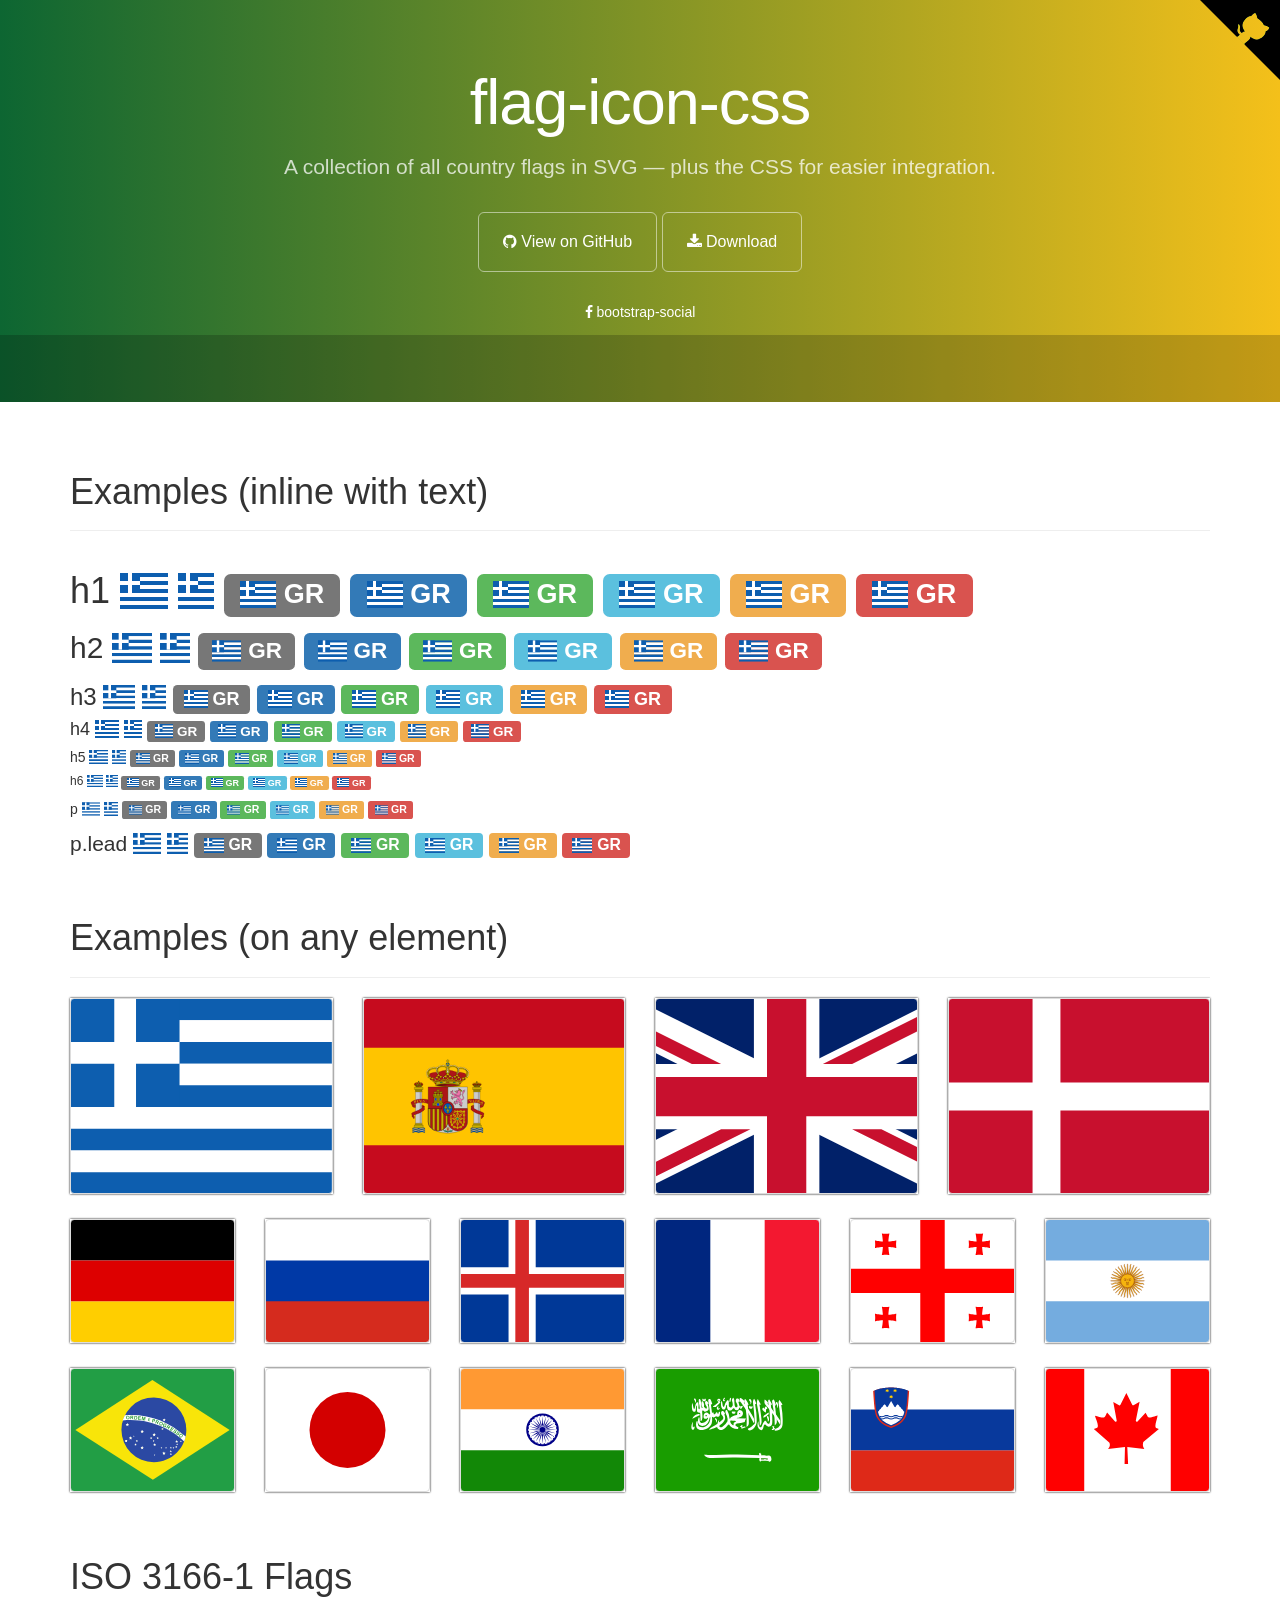
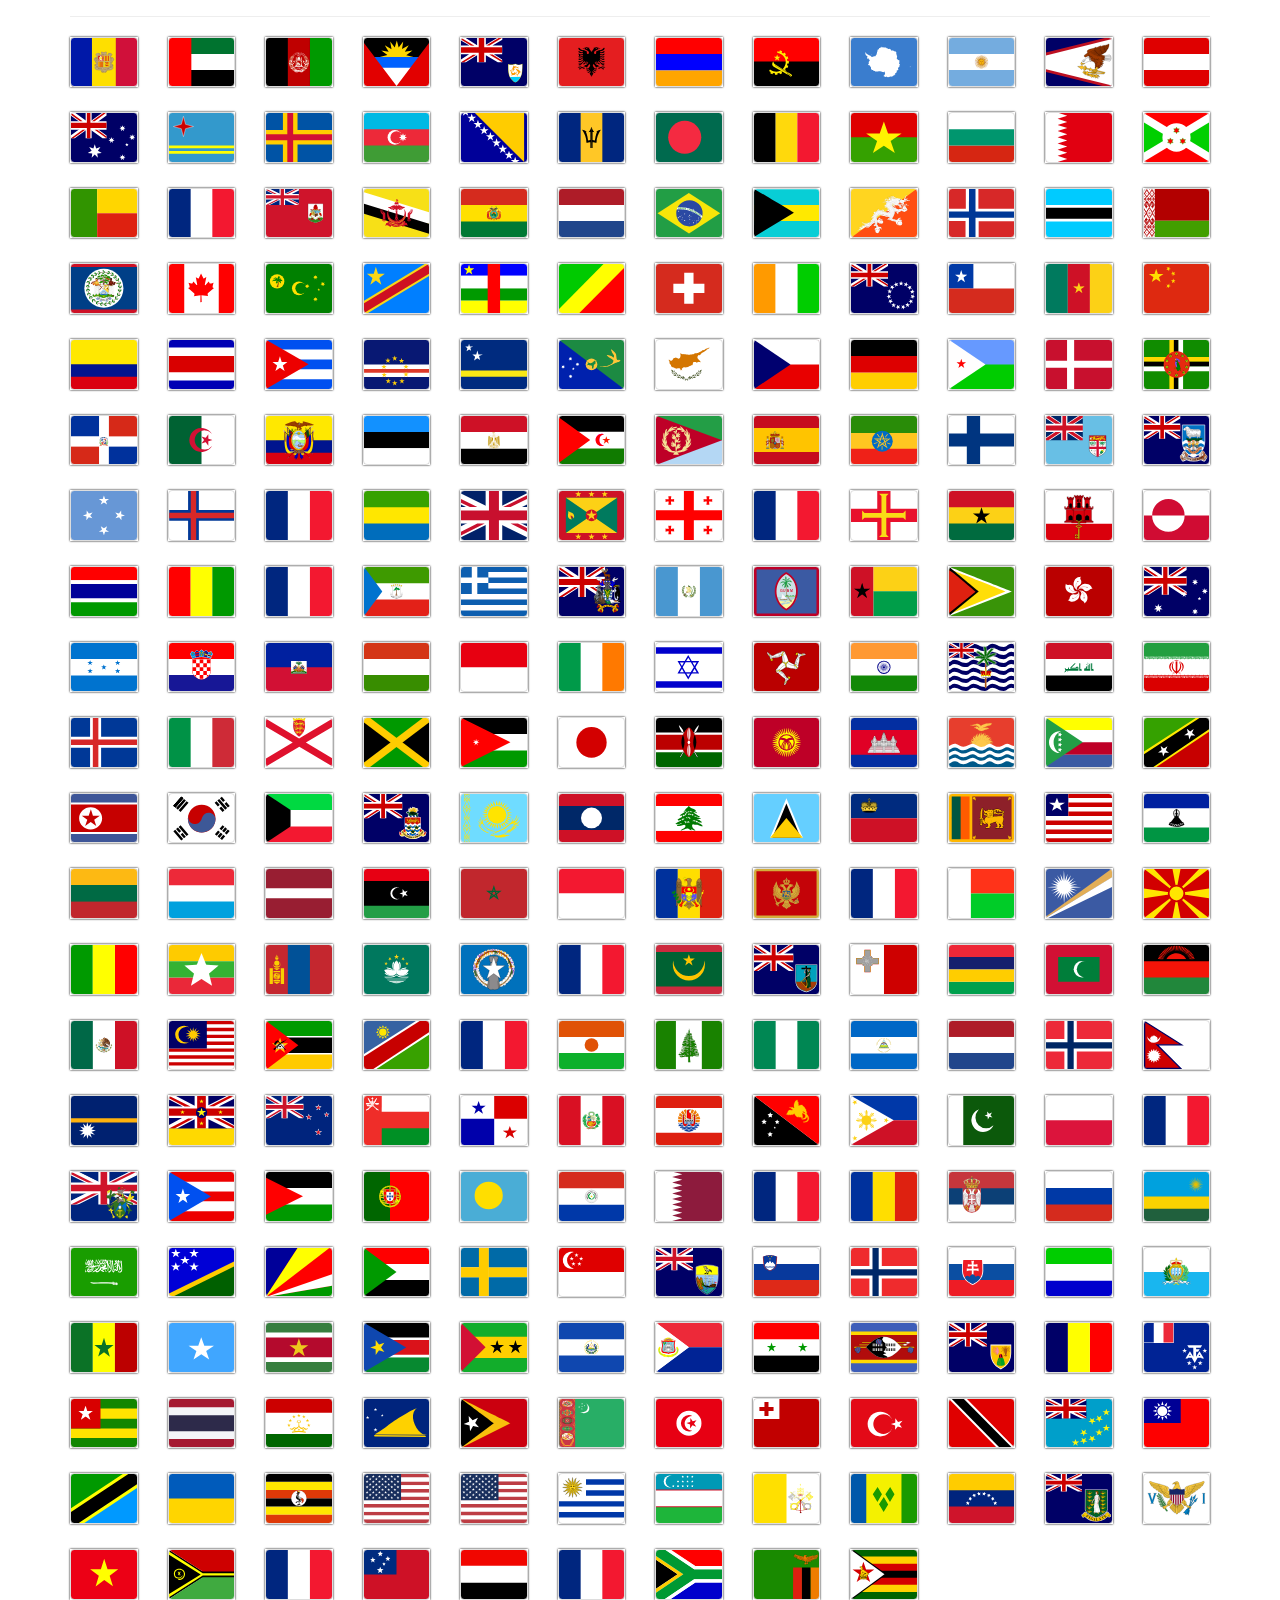
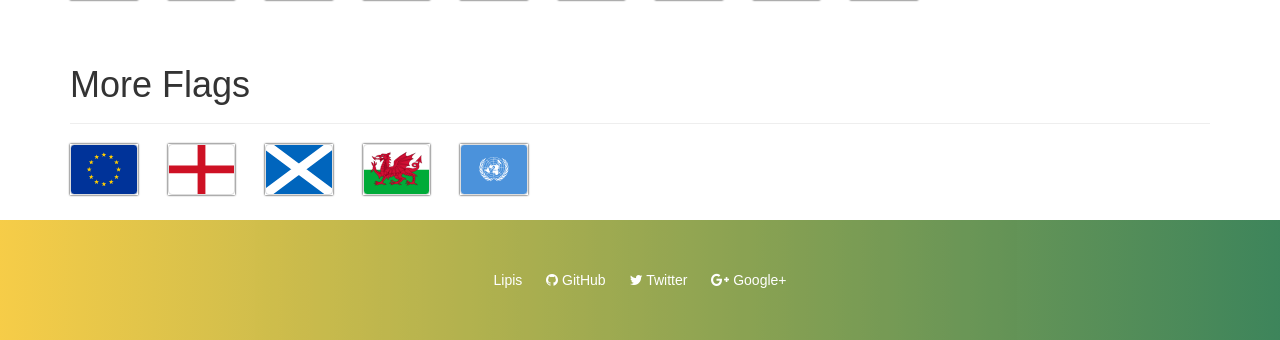
<file: flag-icon-css-master/index.html>
<!DOCTYPE html>
<html lang="en">
  <head>
    <meta charset="utf-8">
    <meta name="viewport" content="width=device-width, initial-scale=1.0">
    <meta property="og:type" content="website" />
    <meta property="og:url" content="https://lipis.github.io/flag-icon-css/" />

    <title>SVG Country Flags | flag-icon-css</title>

    <link href="https://maxcdn.bootstrapcdn.com/bootstrap/3.3.6/css/bootstrap.min.css" rel="stylesheet" id="bootstrap">
    <link href="https://maxcdn.bootstrapcdn.com/font-awesome/4.5.0/css/font-awesome.min.css" rel="stylesheet">
    <link href="./assets/docs.css" rel="stylesheet">
    <link href="./css/flag-icon.css" rel="stylesheet">
  </head>

  <body>
    <div class="jumbotron">
      <div class="container">
        <h1>flag-icon-css</h1>
        <p>
          A collection of all country flags in SVG — plus the CSS for easier integration.
        </p>
        <a href="https://github.com/lipis/flag-icon-css" class="btn btn-outline btn-lg"><span class="fa fa-github"></span> View on GitHub</a>
        <a href="https://github.com/lipis/flag-icon-css/archive/master.zip" class="btn btn-outline btn-lg"><span class="fa fa-download"></span> Download</a>
        <ul class="jumbotron-links">
          <li><a href="https://lipis.github.io/bootstrap-social"><span class="fa fa-facebook"></span> bootstrap-social</a></li>
        </ul>
      </div>
      <div class="bottom">
        <iframe src="https://ghbtns.com/github-btn.html?user=lipis&amp;repo=flag-icon-css&amp;type=watch&amp;count=true" class="social-share"></iframe>
      </div>
    </div>
    <script>
      if (window.location.hostname.indexOf('github') > 0) {
        window.location.replace("http://flag-icon-css.lip.is/");
      }
    </script>
    <div class="container">
      <section id="examples">
        <div class="page-header">
          <h1>Examples (inline with text)</h1>
        </div>
        <div class="no-wrap">
          <h1>
            h1
            <span class="flag-icon flag-icon-gr"></span>
            <span class="flag-icon flag-icon-squared flag-icon-gr"></span>
            <span class="label label-default"><span class="flag-icon flag-icon-gr"></span> GR</span>
            <span class="label label-primary"><span class="flag-icon flag-icon-gr"></span> GR</span>
            <span class="label label-success"><span class="flag-icon flag-icon-gr"></span> GR</span>
            <span class="label label-info"><span class="flag-icon flag-icon-gr"></span> GR</span>
            <span class="label label-warning"><span class="flag-icon flag-icon-gr"></span> GR</span>
            <span class="label label-danger"><span class="flag-icon flag-icon-gr"></span> GR</span>
          </h1>
          <h2>
            h2
            <span class="flag-icon flag-icon-gr"></span>
            <span class="flag-icon flag-icon-squared flag-icon-gr"></span>
            <span class="label label-default"><span class="flag-icon flag-icon-gr"></span> GR</span>
            <span class="label label-primary"><span class="flag-icon flag-icon-gr"></span> GR</span>
            <span class="label label-success"><span class="flag-icon flag-icon-gr"></span> GR</span>
            <span class="label label-info"><span class="flag-icon flag-icon-gr"></span> GR</span>
            <span class="label label-warning"><span class="flag-icon flag-icon-gr"></span> GR</span>
            <span class="label label-danger"><span class="flag-icon flag-icon-gr"></span> GR</span>
          </h2>
          <h3>
            h3
            <span class="flag-icon flag-icon-gr"></span>
            <span class="flag-icon flag-icon-squared flag-icon-gr"></span>
            <span class="label label-default"><span class="flag-icon flag-icon-gr"></span> GR</span>
            <span class="label label-primary"><span class="flag-icon flag-icon-gr"></span> GR</span>
            <span class="label label-success"><span class="flag-icon flag-icon-gr"></span> GR</span>
            <span class="label label-info"><span class="flag-icon flag-icon-gr"></span> GR</span>
            <span class="label label-warning"><span class="flag-icon flag-icon-gr"></span> GR</span>
            <span class="label label-danger"><span class="flag-icon flag-icon-gr"></span> GR</span>
          </h3>
          <h4>
            h4
            <span class="flag-icon flag-icon-gr"></span>
            <span class="flag-icon flag-icon-squared flag-icon-gr"></span>
            <span class="label label-default"><span class="flag-icon flag-icon-gr"></span> GR</span>
            <span class="label label-primary"><span class="flag-icon flag-icon-gr"></span> GR</span>
            <span class="label label-success"><span class="flag-icon flag-icon-gr"></span> GR</span>
            <span class="label label-info"><span class="flag-icon flag-icon-gr"></span> GR</span>
            <span class="label label-warning"><span class="flag-icon flag-icon-gr"></span> GR</span>
            <span class="label label-danger"><span class="flag-icon flag-icon-gr"></span> GR</span>
          </h4>
          <h5>
            h5
            <span class="flag-icon flag-icon-gr"></span>
            <span class="flag-icon flag-icon-squared flag-icon-gr"></span>
            <span class="label label-default"><span class="flag-icon flag-icon-gr"></span> GR</span>
            <span class="label label-primary"><span class="flag-icon flag-icon-gr"></span> GR</span>
            <span class="label label-success"><span class="flag-icon flag-icon-gr"></span> GR</span>
            <span class="label label-info"><span class="flag-icon flag-icon-gr"></span> GR</span>
            <span class="label label-warning"><span class="flag-icon flag-icon-gr"></span> GR</span>
            <span class="label label-danger"><span class="flag-icon flag-icon-gr"></span> GR</span>
          </h5>
          <h6>
            h6
            <span class="flag-icon flag-icon-gr"></span>
            <span class="flag-icon flag-icon-squared flag-icon-gr"></span>
            <span class="label label-default"><span class="flag-icon flag-icon-gr"></span> GR</span>
            <span class="label label-primary"><span class="flag-icon flag-icon-gr"></span> GR</span>
            <span class="label label-success"><span class="flag-icon flag-icon-gr"></span> GR</span>
            <span class="label label-info"><span class="flag-icon flag-icon-gr"></span> GR</span>
            <span class="label label-warning"><span class="flag-icon flag-icon-gr"></span> GR</span>
            <span class="label label-danger"><span class="flag-icon flag-icon-gr"></span> GR</span>
          </h6>
          <p>
            p
            <span class="flag-icon flag-icon-gr"></span>
            <span class="flag-icon flag-icon-squared flag-icon-gr"></span>
            <span class="label label-default"><span class="flag-icon flag-icon-gr"></span> GR</span>
            <span class="label label-primary"><span class="flag-icon flag-icon-gr"></span> GR</span>
            <span class="label label-success"><span class="flag-icon flag-icon-gr"></span> GR</span>
            <span class="label label-info"><span class="flag-icon flag-icon-gr"></span> GR</span>
            <span class="label label-warning"><span class="flag-icon flag-icon-gr"></span> GR</span>
            <span class="label label-danger"><span class="flag-icon flag-icon-gr"></span> GR</span>
          </p>
          <p class="lead">
            p.lead
            <span class="flag-icon flag-icon-gr"></span>
            <span class="flag-icon flag-icon-squared flag-icon-gr"></span>
            <span class="label label-default"><span class="flag-icon flag-icon-gr"></span> GR</span>
            <span class="label label-primary"><span class="flag-icon flag-icon-gr"></span> GR</span>
            <span class="label label-success"><span class="flag-icon flag-icon-gr"></span> GR</span>
            <span class="label label-info"><span class="flag-icon flag-icon-gr"></span> GR</span>
            <span class="label label-warning"><span class="flag-icon flag-icon-gr"></span> GR</span>
            <span class="label label-danger"><span class="flag-icon flag-icon-gr"></span> GR</span>
          </p>
        </section>
      </section>
      <section id="more" class="d">
        <div class="page-header">
          <h1>Examples (on any element)</h1>
        </div>
        <div class="row">
          <div class="col-lg-3 col-md-4 col-sm-4 col-xs-6">
            <div class="flag-wrapper">
              <div class="img-thumbnail flag flag-icon-background flag-icon-gr"></div>
            </div>
          </div>
          <div class="col-lg-3 col-md-4 col-sm-4 col-xs-6">
            <div class="flag-wrapper">
              <div class="img-thumbnail flag flag-icon-background flag-icon-es"></div>
            </div>
          </div>
          <div class="col-lg-3 col-md-4 col-sm-4 col-xs-3">
            <div class="flag-wrapper">
              <div class="img-thumbnail flag flag-icon-background flag-icon-gb"></div>
            </div>
          </div>
          <div class="col-lg-3 col-sm-2 col-xs-3">
            <div class="flag-wrapper">
              <div class="img-thumbnail flag flag-icon-background flag-icon-dk"></div>
            </div>
          </div>
          <div class="col-sm-2 col-xs-3">
            <div class="flag-wrapper">
              <div class="img-thumbnail flag flag-icon-background flag-icon-de"></div>
            </div>
          </div>
          <div class="col-sm-2 col-xs-3">
            <div class="flag-wrapper">
              <div class="img-thumbnail flag flag-icon-background flag-icon-ru"></div>
            </div>
          </div>
          <div class="col-sm-2 col-xs-3">
            <div class="flag-wrapper">
              <div class="img-thumbnail flag flag-icon-background flag-icon-is"></div>
            </div>
          </div>
          <div class="col-sm-2 col-xs-3">
            <div class="flag-wrapper">
              <div class="img-thumbnail flag flag-icon-background flag-icon-fr"></div>
            </div>
          </div>
          <div class="col-sm-2 col-xs-3">
            <div class="flag-wrapper">
              <div class="img-thumbnail flag flag-icon-background flag-icon-ge"></div>
            </div>
          </div>
          <div class="col-sm-2 col-xs-3">
            <div class="flag-wrapper">
              <div class="img-thumbnail flag flag-icon-background flag-icon-ar"></div>
            </div>
          </div>
          <div class="col-sm-2 col-xs-3">
            <div class="flag-wrapper">
              <div class="img-thumbnail flag flag-icon-background flag-icon-br"></div>
            </div>
          </div>
          <div class="col-sm-2 col-xs-3">
            <div class="flag-wrapper">
              <div class="img-thumbnail flag flag-icon-background flag-icon-jp"></div>
            </div>
          </div>
          <div class="col-sm-2 col-xs-3 hidden-xs">
            <div class="flag-wrapper">
              <div class="img-thumbnail flag flag-icon-background flag-icon-in"></div>
            </div>
          </div>
          <div class="col-sm-2 col-xs-3">
            <div class="flag-wrapper">
              <div class="img-thumbnail flag flag-icon-background flag-icon-sa"></div>
            </div>
          </div>
          <div class="col-sm-2 col-xs-3">
            <div class="flag-wrapper">
              <div class="img-thumbnail flag flag-icon-background flag-icon-si"></div>
            </div>
          </div>
          <div class="col-sm-2 col-xs-3 visible-lg">
            <div class="flag-wrapper">
              <div class="img-thumbnail flag flag-icon-background flag-icon-ca"></div>
            </div>
          </div>
        </div>
      </section>
      <section class="all-flags">
        <div class="page-header">
          <h1>ISO 3166-1 Flags</h1>
        </div>
        <div class="row">
          <div class="col-md-1 col-sm-2 col-xs-3"><div class="flag-wrapper"><div class="img-thumbnail flag flag-icon-background flag-icon-ad" title="ad" id="ad"></div></div></div>
          <div class="col-md-1 col-sm-2 col-xs-3"><div class="flag-wrapper"><div class="img-thumbnail flag flag-icon-background flag-icon-ae" title="ae" id="ae"></div></div></div>
          <div class="col-md-1 col-sm-2 col-xs-3"><div class="flag-wrapper"><div class="img-thumbnail flag flag-icon-background flag-icon-af" title="af" id="af"></div></div></div>
          <div class="col-md-1 col-sm-2 col-xs-3"><div class="flag-wrapper"><div class="img-thumbnail flag flag-icon-background flag-icon-ag" title="ag" id="ag"></div></div></div>
          <div class="col-md-1 col-sm-2 col-xs-3"><div class="flag-wrapper"><div class="img-thumbnail flag flag-icon-background flag-icon-ai" title="ai" id="ai"></div></div></div>
          <div class="col-md-1 col-sm-2 col-xs-3"><div class="flag-wrapper"><div class="img-thumbnail flag flag-icon-background flag-icon-al" title="al" id="al"></div></div></div>
          <div class="col-md-1 col-sm-2 col-xs-3"><div class="flag-wrapper"><div class="img-thumbnail flag flag-icon-background flag-icon-am" title="am" id="am"></div></div></div>
          <div class="col-md-1 col-sm-2 col-xs-3"><div class="flag-wrapper"><div class="img-thumbnail flag flag-icon-background flag-icon-ao" title="ao" id="ao"></div></div></div>
          <div class="col-md-1 col-sm-2 col-xs-3"><div class="flag-wrapper"><div class="img-thumbnail flag flag-icon-background flag-icon-aq" title="aq" id="aq"></div></div></div>
          <div class="col-md-1 col-sm-2 col-xs-3"><div class="flag-wrapper"><div class="img-thumbnail flag flag-icon-background flag-icon-ar" title="ar" id="ar"></div></div></div>
          <div class="col-md-1 col-sm-2 col-xs-3"><div class="flag-wrapper"><div class="img-thumbnail flag flag-icon-background flag-icon-as" title="as" id="as"></div></div></div>
          <div class="col-md-1 col-sm-2 col-xs-3"><div class="flag-wrapper"><div class="img-thumbnail flag flag-icon-background flag-icon-at" title="at" id="at"></div></div></div>
          <div class="col-md-1 col-sm-2 col-xs-3"><div class="flag-wrapper"><div class="img-thumbnail flag flag-icon-background flag-icon-au" title="au" id="au"></div></div></div>
          <div class="col-md-1 col-sm-2 col-xs-3"><div class="flag-wrapper"><div class="img-thumbnail flag flag-icon-background flag-icon-aw" title="aw" id="aw"></div></div></div>
          <div class="col-md-1 col-sm-2 col-xs-3"><div class="flag-wrapper"><div class="img-thumbnail flag flag-icon-background flag-icon-ax" title="ax" id="ax"></div></div></div>
          <div class="col-md-1 col-sm-2 col-xs-3"><div class="flag-wrapper"><div class="img-thumbnail flag flag-icon-background flag-icon-az" title="az" id="az"></div></div></div>
          <div class="col-md-1 col-sm-2 col-xs-3"><div class="flag-wrapper"><div class="img-thumbnail flag flag-icon-background flag-icon-ba" title="ba" id="ba"></div></div></div>
          <div class="col-md-1 col-sm-2 col-xs-3"><div class="flag-wrapper"><div class="img-thumbnail flag flag-icon-background flag-icon-bb" title="bb" id="bb"></div></div></div>
          <div class="col-md-1 col-sm-2 col-xs-3"><div class="flag-wrapper"><div class="img-thumbnail flag flag-icon-background flag-icon-bd" title="bd" id="bd"></div></div></div>
          <div class="col-md-1 col-sm-2 col-xs-3"><div class="flag-wrapper"><div class="img-thumbnail flag flag-icon-background flag-icon-be" title="be" id="be"></div></div></div>
          <div class="col-md-1 col-sm-2 col-xs-3"><div class="flag-wrapper"><div class="img-thumbnail flag flag-icon-background flag-icon-bf" title="bf" id="bf"></div></div></div>
          <div class="col-md-1 col-sm-2 col-xs-3"><div class="flag-wrapper"><div class="img-thumbnail flag flag-icon-background flag-icon-bg" title="bg" id="bg"></div></div></div>
          <div class="col-md-1 col-sm-2 col-xs-3"><div class="flag-wrapper"><div class="img-thumbnail flag flag-icon-background flag-icon-bh" title="bh" id="bh"></div></div></div>
          <div class="col-md-1 col-sm-2 col-xs-3"><div class="flag-wrapper"><div class="img-thumbnail flag flag-icon-background flag-icon-bi" title="bi" id="bi"></div></div></div>
          <div class="col-md-1 col-sm-2 col-xs-3"><div class="flag-wrapper"><div class="img-thumbnail flag flag-icon-background flag-icon-bj" title="bj" id="bj"></div></div></div>
          <div class="col-md-1 col-sm-2 col-xs-3"><div class="flag-wrapper"><div class="img-thumbnail flag flag-icon-background flag-icon-bl" title="bl" id="bl"></div></div></div>
          <div class="col-md-1 col-sm-2 col-xs-3"><div class="flag-wrapper"><div class="img-thumbnail flag flag-icon-background flag-icon-bm" title="bm" id="bm"></div></div></div>
          <div class="col-md-1 col-sm-2 col-xs-3"><div class="flag-wrapper"><div class="img-thumbnail flag flag-icon-background flag-icon-bn" title="bn" id="bn"></div></div></div>
          <div class="col-md-1 col-sm-2 col-xs-3"><div class="flag-wrapper"><div class="img-thumbnail flag flag-icon-background flag-icon-bo" title="bo" id="bo"></div></div></div>
          <div class="col-md-1 col-sm-2 col-xs-3"><div class="flag-wrapper"><div class="img-thumbnail flag flag-icon-background flag-icon-bq" title="bq" id="bq"></div></div></div>
          <div class="col-md-1 col-sm-2 col-xs-3"><div class="flag-wrapper"><div class="img-thumbnail flag flag-icon-background flag-icon-br" title="br" id="br"></div></div></div>
          <div class="col-md-1 col-sm-2 col-xs-3"><div class="flag-wrapper"><div class="img-thumbnail flag flag-icon-background flag-icon-bs" title="bs" id="bs"></div></div></div>
          <div class="col-md-1 col-sm-2 col-xs-3"><div class="flag-wrapper"><div class="img-thumbnail flag flag-icon-background flag-icon-bt" title="bt" id="bt"></div></div></div>
          <div class="col-md-1 col-sm-2 col-xs-3"><div class="flag-wrapper"><div class="img-thumbnail flag flag-icon-background flag-icon-bv" title="bv" id="bv"></div></div></div>
          <div class="col-md-1 col-sm-2 col-xs-3"><div class="flag-wrapper"><div class="img-thumbnail flag flag-icon-background flag-icon-bw" title="bw" id="bw"></div></div></div>
          <div class="col-md-1 col-sm-2 col-xs-3"><div class="flag-wrapper"><div class="img-thumbnail flag flag-icon-background flag-icon-by" title="by" id="by"></div></div></div>
          <div class="col-md-1 col-sm-2 col-xs-3"><div class="flag-wrapper"><div class="img-thumbnail flag flag-icon-background flag-icon-bz" title="bz" id="bz"></div></div></div>
          <div class="col-md-1 col-sm-2 col-xs-3"><div class="flag-wrapper"><div class="img-thumbnail flag flag-icon-background flag-icon-ca" title="ca" id="ca"></div></div></div>
          <div class="col-md-1 col-sm-2 col-xs-3"><div class="flag-wrapper"><div class="img-thumbnail flag flag-icon-background flag-icon-cc" title="cc" id="cc"></div></div></div>
          <div class="col-md-1 col-sm-2 col-xs-3"><div class="flag-wrapper"><div class="img-thumbnail flag flag-icon-background flag-icon-cd" title="cd" id="cd"></div></div></div>
          <div class="col-md-1 col-sm-2 col-xs-3"><div class="flag-wrapper"><div class="img-thumbnail flag flag-icon-background flag-icon-cf" title="cf" id="cf"></div></div></div>
          <div class="col-md-1 col-sm-2 col-xs-3"><div class="flag-wrapper"><div class="img-thumbnail flag flag-icon-background flag-icon-cg" title="cg" id="cg"></div></div></div>
          <div class="col-md-1 col-sm-2 col-xs-3"><div class="flag-wrapper"><div class="img-thumbnail flag flag-icon-background flag-icon-ch" title="ch" id="ch"></div></div></div>
          <div class="col-md-1 col-sm-2 col-xs-3"><div class="flag-wrapper"><div class="img-thumbnail flag flag-icon-background flag-icon-ci" title="ci" id="ci"></div></div></div>
          <div class="col-md-1 col-sm-2 col-xs-3"><div class="flag-wrapper"><div class="img-thumbnail flag flag-icon-background flag-icon-ck" title="ck" id="ck"></div></div></div>
          <div class="col-md-1 col-sm-2 col-xs-3"><div class="flag-wrapper"><div class="img-thumbnail flag flag-icon-background flag-icon-cl" title="cl" id="cl"></div></div></div>
          <div class="col-md-1 col-sm-2 col-xs-3"><div class="flag-wrapper"><div class="img-thumbnail flag flag-icon-background flag-icon-cm" title="cm" id="cm"></div></div></div>
          <div class="col-md-1 col-sm-2 col-xs-3"><div class="flag-wrapper"><div class="img-thumbnail flag flag-icon-background flag-icon-cn" title="cn" id="cn"></div></div></div>
          <div class="col-md-1 col-sm-2 col-xs-3"><div class="flag-wrapper"><div class="img-thumbnail flag flag-icon-background flag-icon-co" title="co" id="co"></div></div></div>
          <div class="col-md-1 col-sm-2 col-xs-3"><div class="flag-wrapper"><div class="img-thumbnail flag flag-icon-background flag-icon-cr" title="cr" id="cr"></div></div></div>
          <div class="col-md-1 col-sm-2 col-xs-3"><div class="flag-wrapper"><div class="img-thumbnail flag flag-icon-background flag-icon-cu" title="cu" id="cu"></div></div></div>
          <div class="col-md-1 col-sm-2 col-xs-3"><div class="flag-wrapper"><div class="img-thumbnail flag flag-icon-background flag-icon-cv" title="cv" id="cv"></div></div></div>
          <div class="col-md-1 col-sm-2 col-xs-3"><div class="flag-wrapper"><div class="img-thumbnail flag flag-icon-background flag-icon-cw" title="cw" id="cw"></div></div></div>
          <div class="col-md-1 col-sm-2 col-xs-3"><div class="flag-wrapper"><div class="img-thumbnail flag flag-icon-background flag-icon-cx" title="cx" id="cx"></div></div></div>
          <div class="col-md-1 col-sm-2 col-xs-3"><div class="flag-wrapper"><div class="img-thumbnail flag flag-icon-background flag-icon-cy" title="cy" id="cy"></div></div></div>
          <div class="col-md-1 col-sm-2 col-xs-3"><div class="flag-wrapper"><div class="img-thumbnail flag flag-icon-background flag-icon-cz" title="cz" id="cz"></div></div></div>
          <div class="col-md-1 col-sm-2 col-xs-3"><div class="flag-wrapper"><div class="img-thumbnail flag flag-icon-background flag-icon-de" title="de" id="de"></div></div></div>
          <div class="col-md-1 col-sm-2 col-xs-3"><div class="flag-wrapper"><div class="img-thumbnail flag flag-icon-background flag-icon-dj" title="dj" id="dj"></div></div></div>
          <div class="col-md-1 col-sm-2 col-xs-3"><div class="flag-wrapper"><div class="img-thumbnail flag flag-icon-background flag-icon-dk" title="dk" id="dk"></div></div></div>
          <div class="col-md-1 col-sm-2 col-xs-3"><div class="flag-wrapper"><div class="img-thumbnail flag flag-icon-background flag-icon-dm" title="dm" id="dm"></div></div></div>
          <div class="col-md-1 col-sm-2 col-xs-3"><div class="flag-wrapper"><div class="img-thumbnail flag flag-icon-background flag-icon-do" title="do" id="do"></div></div></div>
          <div class="col-md-1 col-sm-2 col-xs-3"><div class="flag-wrapper"><div class="img-thumbnail flag flag-icon-background flag-icon-dz" title="dz" id="dz"></div></div></div>
          <div class="col-md-1 col-sm-2 col-xs-3"><div class="flag-wrapper"><div class="img-thumbnail flag flag-icon-background flag-icon-ec" title="ec" id="ec"></div></div></div>
          <div class="col-md-1 col-sm-2 col-xs-3"><div class="flag-wrapper"><div class="img-thumbnail flag flag-icon-background flag-icon-ee" title="ee" id="ee"></div></div></div>
          <div class="col-md-1 col-sm-2 col-xs-3"><div class="flag-wrapper"><div class="img-thumbnail flag flag-icon-background flag-icon-eg" title="eg" id="eg"></div></div></div>
          <div class="col-md-1 col-sm-2 col-xs-3"><div class="flag-wrapper"><div class="img-thumbnail flag flag-icon-background flag-icon-eh" title="eh" id="eh"></div></div></div>
          <div class="col-md-1 col-sm-2 col-xs-3"><div class="flag-wrapper"><div class="img-thumbnail flag flag-icon-background flag-icon-er" title="er" id="er"></div></div></div>
          <div class="col-md-1 col-sm-2 col-xs-3"><div class="flag-wrapper"><div class="img-thumbnail flag flag-icon-background flag-icon-es" title="es" id="es"></div></div></div>
          <div class="col-md-1 col-sm-2 col-xs-3"><div class="flag-wrapper"><div class="img-thumbnail flag flag-icon-background flag-icon-et" title="et" id="et"></div></div></div>
          <div class="col-md-1 col-sm-2 col-xs-3"><div class="flag-wrapper"><div class="img-thumbnail flag flag-icon-background flag-icon-fi" title="fi" id="fi"></div></div></div>
          <div class="col-md-1 col-sm-2 col-xs-3"><div class="flag-wrapper"><div class="img-thumbnail flag flag-icon-background flag-icon-fj" title="fj" id="fj"></div></div></div>
          <div class="col-md-1 col-sm-2 col-xs-3"><div class="flag-wrapper"><div class="img-thumbnail flag flag-icon-background flag-icon-fk" title="fk" id="fk"></div></div></div>
          <div class="col-md-1 col-sm-2 col-xs-3"><div class="flag-wrapper"><div class="img-thumbnail flag flag-icon-background flag-icon-fm" title="fm" id="fm"></div></div></div>
          <div class="col-md-1 col-sm-2 col-xs-3"><div class="flag-wrapper"><div class="img-thumbnail flag flag-icon-background flag-icon-fo" title="fo" id="fo"></div></div></div>
          <div class="col-md-1 col-sm-2 col-xs-3"><div class="flag-wrapper"><div class="img-thumbnail flag flag-icon-background flag-icon-fr" title="fr" id="fr"></div></div></div>
          <div class="col-md-1 col-sm-2 col-xs-3"><div class="flag-wrapper"><div class="img-thumbnail flag flag-icon-background flag-icon-ga" title="ga" id="ga"></div></div></div>
          <div class="col-md-1 col-sm-2 col-xs-3"><div class="flag-wrapper"><div class="img-thumbnail flag flag-icon-background flag-icon-gb" title="gb" id="gb"></div></div></div>
          <div class="col-md-1 col-sm-2 col-xs-3"><div class="flag-wrapper"><div class="img-thumbnail flag flag-icon-background flag-icon-gd" title="gd" id="gd"></div></div></div>
          <div class="col-md-1 col-sm-2 col-xs-3"><div class="flag-wrapper"><div class="img-thumbnail flag flag-icon-background flag-icon-ge" title="ge" id="ge"></div></div></div>
          <div class="col-md-1 col-sm-2 col-xs-3"><div class="flag-wrapper"><div class="img-thumbnail flag flag-icon-background flag-icon-gf" title="gf" id="gf"></div></div></div>
          <div class="col-md-1 col-sm-2 col-xs-3"><div class="flag-wrapper"><div class="img-thumbnail flag flag-icon-background flag-icon-gg" title="gg" id="gg"></div></div></div>
          <div class="col-md-1 col-sm-2 col-xs-3"><div class="flag-wrapper"><div class="img-thumbnail flag flag-icon-background flag-icon-gh" title="gh" id="gh"></div></div></div>
          <div class="col-md-1 col-sm-2 col-xs-3"><div class="flag-wrapper"><div class="img-thumbnail flag flag-icon-background flag-icon-gi" title="gi" id="gi"></div></div></div>
          <div class="col-md-1 col-sm-2 col-xs-3"><div class="flag-wrapper"><div class="img-thumbnail flag flag-icon-background flag-icon-gl" title="gl" id="gl"></div></div></div>
          <div class="col-md-1 col-sm-2 col-xs-3"><div class="flag-wrapper"><div class="img-thumbnail flag flag-icon-background flag-icon-gm" title="gm" id="gm"></div></div></div>
          <div class="col-md-1 col-sm-2 col-xs-3"><div class="flag-wrapper"><div class="img-thumbnail flag flag-icon-background flag-icon-gn" title="gn" id="gn"></div></div></div>
          <div class="col-md-1 col-sm-2 col-xs-3"><div class="flag-wrapper"><div class="img-thumbnail flag flag-icon-background flag-icon-gp" title="gp" id="gp"></div></div></div>
          <div class="col-md-1 col-sm-2 col-xs-3"><div class="flag-wrapper"><div class="img-thumbnail flag flag-icon-background flag-icon-gq" title="gq" id="gq"></div></div></div>
          <div class="col-md-1 col-sm-2 col-xs-3"><div class="flag-wrapper"><div class="img-thumbnail flag flag-icon-background flag-icon-gr" title="gr" id="gr"></div></div></div>
          <div class="col-md-1 col-sm-2 col-xs-3"><div class="flag-wrapper"><div class="img-thumbnail flag flag-icon-background flag-icon-gs" title="gs" id="gs"></div></div></div>
          <div class="col-md-1 col-sm-2 col-xs-3"><div class="flag-wrapper"><div class="img-thumbnail flag flag-icon-background flag-icon-gt" title="gt" id="gt"></div></div></div>
          <div class="col-md-1 col-sm-2 col-xs-3"><div class="flag-wrapper"><div class="img-thumbnail flag flag-icon-background flag-icon-gu" title="gu" id="gu"></div></div></div>
          <div class="col-md-1 col-sm-2 col-xs-3"><div class="flag-wrapper"><div class="img-thumbnail flag flag-icon-background flag-icon-gw" title="gw" id="gw"></div></div></div>
          <div class="col-md-1 col-sm-2 col-xs-3"><div class="flag-wrapper"><div class="img-thumbnail flag flag-icon-background flag-icon-gy" title="gy" id="gy"></div></div></div>
          <div class="col-md-1 col-sm-2 col-xs-3"><div class="flag-wrapper"><div class="img-thumbnail flag flag-icon-background flag-icon-hk" title="hk" id="hk"></div></div></div>
          <div class="col-md-1 col-sm-2 col-xs-3"><div class="flag-wrapper"><div class="img-thumbnail flag flag-icon-background flag-icon-hm" title="hm" id="hm"></div></div></div>
          <div class="col-md-1 col-sm-2 col-xs-3"><div class="flag-wrapper"><div class="img-thumbnail flag flag-icon-background flag-icon-hn" title="hn" id="hn"></div></div></div>
          <div class="col-md-1 col-sm-2 col-xs-3"><div class="flag-wrapper"><div class="img-thumbnail flag flag-icon-background flag-icon-hr" title="hr" id="hr"></div></div></div>
          <div class="col-md-1 col-sm-2 col-xs-3"><div class="flag-wrapper"><div class="img-thumbnail flag flag-icon-background flag-icon-ht" title="ht" id="ht"></div></div></div>
          <div class="col-md-1 col-sm-2 col-xs-3"><div class="flag-wrapper"><div class="img-thumbnail flag flag-icon-background flag-icon-hu" title="hu" id="hu"></div></div></div>
          <div class="col-md-1 col-sm-2 col-xs-3"><div class="flag-wrapper"><div class="img-thumbnail flag flag-icon-background flag-icon-id" title="id" id="id"></div></div></div>
          <div class="col-md-1 col-sm-2 col-xs-3"><div class="flag-wrapper"><div class="img-thumbnail flag flag-icon-background flag-icon-ie" title="ie" id="ie"></div></div></div>
          <div class="col-md-1 col-sm-2 col-xs-3"><div class="flag-wrapper"><div class="img-thumbnail flag flag-icon-background flag-icon-il" title="il" id="il"></div></div></div>
          <div class="col-md-1 col-sm-2 col-xs-3"><div class="flag-wrapper"><div class="img-thumbnail flag flag-icon-background flag-icon-im" title="im" id="im"></div></div></div>
          <div class="col-md-1 col-sm-2 col-xs-3"><div class="flag-wrapper"><div class="img-thumbnail flag flag-icon-background flag-icon-in" title="in" id="in"></div></div></div>
          <div class="col-md-1 col-sm-2 col-xs-3"><div class="flag-wrapper"><div class="img-thumbnail flag flag-icon-background flag-icon-io" title="io" id="io"></div></div></div>
          <div class="col-md-1 col-sm-2 col-xs-3"><div class="flag-wrapper"><div class="img-thumbnail flag flag-icon-background flag-icon-iq" title="iq" id="iq"></div></div></div>
          <div class="col-md-1 col-sm-2 col-xs-3"><div class="flag-wrapper"><div class="img-thumbnail flag flag-icon-background flag-icon-ir" title="ir" id="ir"></div></div></div>
          <div class="col-md-1 col-sm-2 col-xs-3"><div class="flag-wrapper"><div class="img-thumbnail flag flag-icon-background flag-icon-is" title="is" id="is"></div></div></div>
          <div class="col-md-1 col-sm-2 col-xs-3"><div class="flag-wrapper"><div class="img-thumbnail flag flag-icon-background flag-icon-it" title="it" id="it"></div></div></div>
          <div class="col-md-1 col-sm-2 col-xs-3"><div class="flag-wrapper"><div class="img-thumbnail flag flag-icon-background flag-icon-je" title="je" id="je"></div></div></div>
          <div class="col-md-1 col-sm-2 col-xs-3"><div class="flag-wrapper"><div class="img-thumbnail flag flag-icon-background flag-icon-jm" title="jm" id="jm"></div></div></div>
          <div class="col-md-1 col-sm-2 col-xs-3"><div class="flag-wrapper"><div class="img-thumbnail flag flag-icon-background flag-icon-jo" title="jo" id="jo"></div></div></div>
          <div class="col-md-1 col-sm-2 col-xs-3"><div class="flag-wrapper"><div class="img-thumbnail flag flag-icon-background flag-icon-jp" title="jp" id="jp"></div></div></div>
          <div class="col-md-1 col-sm-2 col-xs-3"><div class="flag-wrapper"><div class="img-thumbnail flag flag-icon-background flag-icon-ke" title="ke" id="ke"></div></div></div>
          <div class="col-md-1 col-sm-2 col-xs-3"><div class="flag-wrapper"><div class="img-thumbnail flag flag-icon-background flag-icon-kg" title="kg" id="kg"></div></div></div>
          <div class="col-md-1 col-sm-2 col-xs-3"><div class="flag-wrapper"><div class="img-thumbnail flag flag-icon-background flag-icon-kh" title="kh" id="kh"></div></div></div>
          <div class="col-md-1 col-sm-2 col-xs-3"><div class="flag-wrapper"><div class="img-thumbnail flag flag-icon-background flag-icon-ki" title="ki" id="ki"></div></div></div>
          <div class="col-md-1 col-sm-2 col-xs-3"><div class="flag-wrapper"><div class="img-thumbnail flag flag-icon-background flag-icon-km" title="km" id="km"></div></div></div>
          <div class="col-md-1 col-sm-2 col-xs-3"><div class="flag-wrapper"><div class="img-thumbnail flag flag-icon-background flag-icon-kn" title="kn" id="kn"></div></div></div>
          <div class="col-md-1 col-sm-2 col-xs-3"><div class="flag-wrapper"><div class="img-thumbnail flag flag-icon-background flag-icon-kp" title="kp" id="kp"></div></div></div>
          <div class="col-md-1 col-sm-2 col-xs-3"><div class="flag-wrapper"><div class="img-thumbnail flag flag-icon-background flag-icon-kr" title="kr" id="kr"></div></div></div>
          <div class="col-md-1 col-sm-2 col-xs-3"><div class="flag-wrapper"><div class="img-thumbnail flag flag-icon-background flag-icon-kw" title="kw" id="kw"></div></div></div>
          <div class="col-md-1 col-sm-2 col-xs-3"><div class="flag-wrapper"><div class="img-thumbnail flag flag-icon-background flag-icon-ky" title="ky" id="ky"></div></div></div>
          <div class="col-md-1 col-sm-2 col-xs-3"><div class="flag-wrapper"><div class="img-thumbnail flag flag-icon-background flag-icon-kz" title="kz" id="kz"></div></div></div>
          <div class="col-md-1 col-sm-2 col-xs-3"><div class="flag-wrapper"><div class="img-thumbnail flag flag-icon-background flag-icon-la" title="la" id="la"></div></div></div>
          <div class="col-md-1 col-sm-2 col-xs-3"><div class="flag-wrapper"><div class="img-thumbnail flag flag-icon-background flag-icon-lb" title="lb" id="lb"></div></div></div>
          <div class="col-md-1 col-sm-2 col-xs-3"><div class="flag-wrapper"><div class="img-thumbnail flag flag-icon-background flag-icon-lc" title="lc" id="lc"></div></div></div>
          <div class="col-md-1 col-sm-2 col-xs-3"><div class="flag-wrapper"><div class="img-thumbnail flag flag-icon-background flag-icon-li" title="li" id="li"></div></div></div>
          <div class="col-md-1 col-sm-2 col-xs-3"><div class="flag-wrapper"><div class="img-thumbnail flag flag-icon-background flag-icon-lk" title="lk" id="lk"></div></div></div>
          <div class="col-md-1 col-sm-2 col-xs-3"><div class="flag-wrapper"><div class="img-thumbnail flag flag-icon-background flag-icon-lr" title="lr" id="lr"></div></div></div>
          <div class="col-md-1 col-sm-2 col-xs-3"><div class="flag-wrapper"><div class="img-thumbnail flag flag-icon-background flag-icon-ls" title="ls" id="ls"></div></div></div>
          <div class="col-md-1 col-sm-2 col-xs-3"><div class="flag-wrapper"><div class="img-thumbnail flag flag-icon-background flag-icon-lt" title="lt" id="lt"></div></div></div>
          <div class="col-md-1 col-sm-2 col-xs-3"><div class="flag-wrapper"><div class="img-thumbnail flag flag-icon-background flag-icon-lu" title="lu" id="lu"></div></div></div>
          <div class="col-md-1 col-sm-2 col-xs-3"><div class="flag-wrapper"><div class="img-thumbnail flag flag-icon-background flag-icon-lv" title="lv" id="lv"></div></div></div>
          <div class="col-md-1 col-sm-2 col-xs-3"><div class="flag-wrapper"><div class="img-thumbnail flag flag-icon-background flag-icon-ly" title="ly" id="ly"></div></div></div>
          <div class="col-md-1 col-sm-2 col-xs-3"><div class="flag-wrapper"><div class="img-thumbnail flag flag-icon-background flag-icon-ma" title="ma" id="ma"></div></div></div>
          <div class="col-md-1 col-sm-2 col-xs-3"><div class="flag-wrapper"><div class="img-thumbnail flag flag-icon-background flag-icon-mc" title="mc" id="mc"></div></div></div>
          <div class="col-md-1 col-sm-2 col-xs-3"><div class="flag-wrapper"><div class="img-thumbnail flag flag-icon-background flag-icon-md" title="md" id="md"></div></div></div>
          <div class="col-md-1 col-sm-2 col-xs-3"><div class="flag-wrapper"><div class="img-thumbnail flag flag-icon-background flag-icon-me" title="me" id="me"></div></div></div>
          <div class="col-md-1 col-sm-2 col-xs-3"><div class="flag-wrapper"><div class="img-thumbnail flag flag-icon-background flag-icon-mf" title="mf" id="mf"></div></div></div>
          <div class="col-md-1 col-sm-2 col-xs-3"><div class="flag-wrapper"><div class="img-thumbnail flag flag-icon-background flag-icon-mg" title="mg" id="mg"></div></div></div>
          <div class="col-md-1 col-sm-2 col-xs-3"><div class="flag-wrapper"><div class="img-thumbnail flag flag-icon-background flag-icon-mh" title="mh" id="mh"></div></div></div>
          <div class="col-md-1 col-sm-2 col-xs-3"><div class="flag-wrapper"><div class="img-thumbnail flag flag-icon-background flag-icon-mk" title="mk" id="mk"></div></div></div>
          <div class="col-md-1 col-sm-2 col-xs-3"><div class="flag-wrapper"><div class="img-thumbnail flag flag-icon-background flag-icon-ml" title="ml" id="ml"></div></div></div>
          <div class="col-md-1 col-sm-2 col-xs-3"><div class="flag-wrapper"><div class="img-thumbnail flag flag-icon-background flag-icon-mm" title="mm" id="mm"></div></div></div>
          <div class="col-md-1 col-sm-2 col-xs-3"><div class="flag-wrapper"><div class="img-thumbnail flag flag-icon-background flag-icon-mn" title="mn" id="mn"></div></div></div>
          <div class="col-md-1 col-sm-2 col-xs-3"><div class="flag-wrapper"><div class="img-thumbnail flag flag-icon-background flag-icon-mo" title="mo" id="mo"></div></div></div>
          <div class="col-md-1 col-sm-2 col-xs-3"><div class="flag-wrapper"><div class="img-thumbnail flag flag-icon-background flag-icon-mp" title="mp" id="mp"></div></div></div>
          <div class="col-md-1 col-sm-2 col-xs-3"><div class="flag-wrapper"><div class="img-thumbnail flag flag-icon-background flag-icon-mq" title="mq" id="mq"></div></div></div>
          <div class="col-md-1 col-sm-2 col-xs-3"><div class="flag-wrapper"><div class="img-thumbnail flag flag-icon-background flag-icon-mr" title="mr" id="mr"></div></div></div>
          <div class="col-md-1 col-sm-2 col-xs-3"><div class="flag-wrapper"><div class="img-thumbnail flag flag-icon-background flag-icon-ms" title="ms" id="ms"></div></div></div>
          <div class="col-md-1 col-sm-2 col-xs-3"><div class="flag-wrapper"><div class="img-thumbnail flag flag-icon-background flag-icon-mt" title="mt" id="mt"></div></div></div>
          <div class="col-md-1 col-sm-2 col-xs-3"><div class="flag-wrapper"><div class="img-thumbnail flag flag-icon-background flag-icon-mu" title="mu" id="mu"></div></div></div>
          <div class="col-md-1 col-sm-2 col-xs-3"><div class="flag-wrapper"><div class="img-thumbnail flag flag-icon-background flag-icon-mv" title="mv" id="mv"></div></div></div>
          <div class="col-md-1 col-sm-2 col-xs-3"><div class="flag-wrapper"><div class="img-thumbnail flag flag-icon-background flag-icon-mw" title="mw" id="mw"></div></div></div>
          <div class="col-md-1 col-sm-2 col-xs-3"><div class="flag-wrapper"><div class="img-thumbnail flag flag-icon-background flag-icon-mx" title="mx" id="mx"></div></div></div>
          <div class="col-md-1 col-sm-2 col-xs-3"><div class="flag-wrapper"><div class="img-thumbnail flag flag-icon-background flag-icon-my" title="my" id="my"></div></div></div>
          <div class="col-md-1 col-sm-2 col-xs-3"><div class="flag-wrapper"><div class="img-thumbnail flag flag-icon-background flag-icon-mz" title="mz" id="mz"></div></div></div>
          <div class="col-md-1 col-sm-2 col-xs-3"><div class="flag-wrapper"><div class="img-thumbnail flag flag-icon-background flag-icon-na" title="na" id="na"></div></div></div>
          <div class="col-md-1 col-sm-2 col-xs-3"><div class="flag-wrapper"><div class="img-thumbnail flag flag-icon-background flag-icon-nc" title="nc" id="nc"></div></div></div>
          <div class="col-md-1 col-sm-2 col-xs-3"><div class="flag-wrapper"><div class="img-thumbnail flag flag-icon-background flag-icon-ne" title="ne" id="ne"></div></div></div>
          <div class="col-md-1 col-sm-2 col-xs-3"><div class="flag-wrapper"><div class="img-thumbnail flag flag-icon-background flag-icon-nf" title="nf" id="nf"></div></div></div>
          <div class="col-md-1 col-sm-2 col-xs-3"><div class="flag-wrapper"><div class="img-thumbnail flag flag-icon-background flag-icon-ng" title="ng" id="ng"></div></div></div>
          <div class="col-md-1 col-sm-2 col-xs-3"><div class="flag-wrapper"><div class="img-thumbnail flag flag-icon-background flag-icon-ni" title="ni" id="ni"></div></div></div>
          <div class="col-md-1 col-sm-2 col-xs-3"><div class="flag-wrapper"><div class="img-thumbnail flag flag-icon-background flag-icon-nl" title="nl" id="nl"></div></div></div>
          <div class="col-md-1 col-sm-2 col-xs-3"><div class="flag-wrapper"><div class="img-thumbnail flag flag-icon-background flag-icon-no" title="no" id="no"></div></div></div>
          <div class="col-md-1 col-sm-2 col-xs-3"><div class="flag-wrapper"><div class="img-thumbnail flag flag-icon-background flag-icon-np" title="np" id="np"></div></div></div>
          <div class="col-md-1 col-sm-2 col-xs-3"><div class="flag-wrapper"><div class="img-thumbnail flag flag-icon-background flag-icon-nr" title="nr" id="nr"></div></div></div>
          <div class="col-md-1 col-sm-2 col-xs-3"><div class="flag-wrapper"><div class="img-thumbnail flag flag-icon-background flag-icon-nu" title="nu" id="nu"></div></div></div>
          <div class="col-md-1 col-sm-2 col-xs-3"><div class="flag-wrapper"><div class="img-thumbnail flag flag-icon-background flag-icon-nz" title="nz" id="nz"></div></div></div>
          <div class="col-md-1 col-sm-2 col-xs-3"><div class="flag-wrapper"><div class="img-thumbnail flag flag-icon-background flag-icon-om" title="om" id="om"></div></div></div>
          <div class="col-md-1 col-sm-2 col-xs-3"><div class="flag-wrapper"><div class="img-thumbnail flag flag-icon-background flag-icon-pa" title="pa" id="pa"></div></div></div>
          <div class="col-md-1 col-sm-2 col-xs-3"><div class="flag-wrapper"><div class="img-thumbnail flag flag-icon-background flag-icon-pe" title="pe" id="pe"></div></div></div>
          <div class="col-md-1 col-sm-2 col-xs-3"><div class="flag-wrapper"><div class="img-thumbnail flag flag-icon-background flag-icon-pf" title="pf" id="pf"></div></div></div>
          <div class="col-md-1 col-sm-2 col-xs-3"><div class="flag-wrapper"><div class="img-thumbnail flag flag-icon-background flag-icon-pg" title="pg" id="pg"></div></div></div>
          <div class="col-md-1 col-sm-2 col-xs-3"><div class="flag-wrapper"><div class="img-thumbnail flag flag-icon-background flag-icon-ph" title="ph" id="ph"></div></div></div>
          <div class="col-md-1 col-sm-2 col-xs-3"><div class="flag-wrapper"><div class="img-thumbnail flag flag-icon-background flag-icon-pk" title="pk" id="pk"></div></div></div>
          <div class="col-md-1 col-sm-2 col-xs-3"><div class="flag-wrapper"><div class="img-thumbnail flag flag-icon-background flag-icon-pl" title="pl" id="pl"></div></div></div>
          <div class="col-md-1 col-sm-2 col-xs-3"><div class="flag-wrapper"><div class="img-thumbnail flag flag-icon-background flag-icon-pm" title="pm" id="pm"></div></div></div>
          <div class="col-md-1 col-sm-2 col-xs-3"><div class="flag-wrapper"><div class="img-thumbnail flag flag-icon-background flag-icon-pn" title="pn" id="pn"></div></div></div>
          <div class="col-md-1 col-sm-2 col-xs-3"><div class="flag-wrapper"><div class="img-thumbnail flag flag-icon-background flag-icon-pr" title="pr" id="pr"></div></div></div>
          <div class="col-md-1 col-sm-2 col-xs-3"><div class="flag-wrapper"><div class="img-thumbnail flag flag-icon-background flag-icon-ps" title="ps" id="ps"></div></div></div>
          <div class="col-md-1 col-sm-2 col-xs-3"><div class="flag-wrapper"><div class="img-thumbnail flag flag-icon-background flag-icon-pt" title="pt" id="pt"></div></div></div>
          <div class="col-md-1 col-sm-2 col-xs-3"><div class="flag-wrapper"><div class="img-thumbnail flag flag-icon-background flag-icon-pw" title="pw" id="pw"></div></div></div>
          <div class="col-md-1 col-sm-2 col-xs-3"><div class="flag-wrapper"><div class="img-thumbnail flag flag-icon-background flag-icon-py" title="py" id="py"></div></div></div>
          <div class="col-md-1 col-sm-2 col-xs-3"><div class="flag-wrapper"><div class="img-thumbnail flag flag-icon-background flag-icon-qa" title="qa" id="qa"></div></div></div>
          <div class="col-md-1 col-sm-2 col-xs-3"><div class="flag-wrapper"><div class="img-thumbnail flag flag-icon-background flag-icon-re" title="re" id="re"></div></div></div>
          <div class="col-md-1 col-sm-2 col-xs-3"><div class="flag-wrapper"><div class="img-thumbnail flag flag-icon-background flag-icon-ro" title="ro" id="ro"></div></div></div>
          <div class="col-md-1 col-sm-2 col-xs-3"><div class="flag-wrapper"><div class="img-thumbnail flag flag-icon-background flag-icon-rs" title="rs" id="rs"></div></div></div>
          <div class="col-md-1 col-sm-2 col-xs-3"><div class="flag-wrapper"><div class="img-thumbnail flag flag-icon-background flag-icon-ru" title="ru" id="ru"></div></div></div>
          <div class="col-md-1 col-sm-2 col-xs-3"><div class="flag-wrapper"><div class="img-thumbnail flag flag-icon-background flag-icon-rw" title="rw" id="rw"></div></div></div>
          <div class="col-md-1 col-sm-2 col-xs-3"><div class="flag-wrapper"><div class="img-thumbnail flag flag-icon-background flag-icon-sa" title="sa" id="sa"></div></div></div>
          <div class="col-md-1 col-sm-2 col-xs-3"><div class="flag-wrapper"><div class="img-thumbnail flag flag-icon-background flag-icon-sb" title="sb" id="sb"></div></div></div>
          <div class="col-md-1 col-sm-2 col-xs-3"><div class="flag-wrapper"><div class="img-thumbnail flag flag-icon-background flag-icon-sc" title="sc" id="sc"></div></div></div>
          <div class="col-md-1 col-sm-2 col-xs-3"><div class="flag-wrapper"><div class="img-thumbnail flag flag-icon-background flag-icon-sd" title="sd" id="sd"></div></div></div>
          <div class="col-md-1 col-sm-2 col-xs-3"><div class="flag-wrapper"><div class="img-thumbnail flag flag-icon-background flag-icon-se" title="se" id="se"></div></div></div>
          <div class="col-md-1 col-sm-2 col-xs-3"><div class="flag-wrapper"><div class="img-thumbnail flag flag-icon-background flag-icon-sg" title="sg" id="sg"></div></div></div>
          <div class="col-md-1 col-sm-2 col-xs-3"><div class="flag-wrapper"><div class="img-thumbnail flag flag-icon-background flag-icon-sh" title="sh" id="sh"></div></div></div>
          <div class="col-md-1 col-sm-2 col-xs-3"><div class="flag-wrapper"><div class="img-thumbnail flag flag-icon-background flag-icon-si" title="si" id="si"></div></div></div>
          <div class="col-md-1 col-sm-2 col-xs-3"><div class="flag-wrapper"><div class="img-thumbnail flag flag-icon-background flag-icon-sj" title="sj" id="sj"></div></div></div>
          <div class="col-md-1 col-sm-2 col-xs-3"><div class="flag-wrapper"><div class="img-thumbnail flag flag-icon-background flag-icon-sk" title="sk" id="sk"></div></div></div>
          <div class="col-md-1 col-sm-2 col-xs-3"><div class="flag-wrapper"><div class="img-thumbnail flag flag-icon-background flag-icon-sl" title="sl" id="sl"></div></div></div>
          <div class="col-md-1 col-sm-2 col-xs-3"><div class="flag-wrapper"><div class="img-thumbnail flag flag-icon-background flag-icon-sm" title="sm" id="sm"></div></div></div>
          <div class="col-md-1 col-sm-2 col-xs-3"><div class="flag-wrapper"><div class="img-thumbnail flag flag-icon-background flag-icon-sn" title="sn" id="sn"></div></div></div>
          <div class="col-md-1 col-sm-2 col-xs-3"><div class="flag-wrapper"><div class="img-thumbnail flag flag-icon-background flag-icon-so" title="so" id="so"></div></div></div>
          <div class="col-md-1 col-sm-2 col-xs-3"><div class="flag-wrapper"><div class="img-thumbnail flag flag-icon-background flag-icon-sr" title="sr" id="sr"></div></div></div>
          <div class="col-md-1 col-sm-2 col-xs-3"><div class="flag-wrapper"><div class="img-thumbnail flag flag-icon-background flag-icon-ss" title="ss" id="ss"></div></div></div>
          <div class="col-md-1 col-sm-2 col-xs-3"><div class="flag-wrapper"><div class="img-thumbnail flag flag-icon-background flag-icon-st" title="st" id="st"></div></div></div>
          <div class="col-md-1 col-sm-2 col-xs-3"><div class="flag-wrapper"><div class="img-thumbnail flag flag-icon-background flag-icon-sv" title="sv" id="sv"></div></div></div>
          <div class="col-md-1 col-sm-2 col-xs-3"><div class="flag-wrapper"><div class="img-thumbnail flag flag-icon-background flag-icon-sx" title="sx" id="sx"></div></div></div>
          <div class="col-md-1 col-sm-2 col-xs-3"><div class="flag-wrapper"><div class="img-thumbnail flag flag-icon-background flag-icon-sy" title="sy" id="sy"></div></div></div>
          <div class="col-md-1 col-sm-2 col-xs-3"><div class="flag-wrapper"><div class="img-thumbnail flag flag-icon-background flag-icon-sz" title="sz" id="sz"></div></div></div>
          <div class="col-md-1 col-sm-2 col-xs-3"><div class="flag-wrapper"><div class="img-thumbnail flag flag-icon-background flag-icon-tc" title="tc" id="tc"></div></div></div>
          <div class="col-md-1 col-sm-2 col-xs-3"><div class="flag-wrapper"><div class="img-thumbnail flag flag-icon-background flag-icon-td" title="td" id="td"></div></div></div>
          <div class="col-md-1 col-sm-2 col-xs-3"><div class="flag-wrapper"><div class="img-thumbnail flag flag-icon-background flag-icon-tf" title="tf" id="tf"></div></div></div>
          <div class="col-md-1 col-sm-2 col-xs-3"><div class="flag-wrapper"><div class="img-thumbnail flag flag-icon-background flag-icon-tg" title="tg" id="tg"></div></div></div>
          <div class="col-md-1 col-sm-2 col-xs-3"><div class="flag-wrapper"><div class="img-thumbnail flag flag-icon-background flag-icon-th" title="th" id="th"></div></div></div>
          <div class="col-md-1 col-sm-2 col-xs-3"><div class="flag-wrapper"><div class="img-thumbnail flag flag-icon-background flag-icon-tj" title="tj" id="tj"></div></div></div>
          <div class="col-md-1 col-sm-2 col-xs-3"><div class="flag-wrapper"><div class="img-thumbnail flag flag-icon-background flag-icon-tk" title="tk" id="tk"></div></div></div>
          <div class="col-md-1 col-sm-2 col-xs-3"><div class="flag-wrapper"><div class="img-thumbnail flag flag-icon-background flag-icon-tl" title="tl" id="tl"></div></div></div>
          <div class="col-md-1 col-sm-2 col-xs-3"><div class="flag-wrapper"><div class="img-thumbnail flag flag-icon-background flag-icon-tm" title="tm" id="tm"></div></div></div>
          <div class="col-md-1 col-sm-2 col-xs-3"><div class="flag-wrapper"><div class="img-thumbnail flag flag-icon-background flag-icon-tn" title="tn" id="tn"></div></div></div>
          <div class="col-md-1 col-sm-2 col-xs-3"><div class="flag-wrapper"><div class="img-thumbnail flag flag-icon-background flag-icon-to" title="to" id="to"></div></div></div>
          <div class="col-md-1 col-sm-2 col-xs-3"><div class="flag-wrapper"><div class="img-thumbnail flag flag-icon-background flag-icon-tr" title="tr" id="tr"></div></div></div>
          <div class="col-md-1 col-sm-2 col-xs-3"><div class="flag-wrapper"><div class="img-thumbnail flag flag-icon-background flag-icon-tt" title="tt" id="tt"></div></div></div>
          <div class="col-md-1 col-sm-2 col-xs-3"><div class="flag-wrapper"><div class="img-thumbnail flag flag-icon-background flag-icon-tv" title="tv" id="tv"></div></div></div>
          <div class="col-md-1 col-sm-2 col-xs-3"><div class="flag-wrapper"><div class="img-thumbnail flag flag-icon-background flag-icon-tw" title="tw" id="tw"></div></div></div>
          <div class="col-md-1 col-sm-2 col-xs-3"><div class="flag-wrapper"><div class="img-thumbnail flag flag-icon-background flag-icon-tz" title="tz" id="tz"></div></div></div>
          <div class="col-md-1 col-sm-2 col-xs-3"><div class="flag-wrapper"><div class="img-thumbnail flag flag-icon-background flag-icon-ua" title="ua" id="ua"></div></div></div>
          <div class="col-md-1 col-sm-2 col-xs-3"><div class="flag-wrapper"><div class="img-thumbnail flag flag-icon-background flag-icon-ug" title="ug" id="ug"></div></div></div>
          <div class="col-md-1 col-sm-2 col-xs-3"><div class="flag-wrapper"><div class="img-thumbnail flag flag-icon-background flag-icon-um" title="um" id="um"></div></div></div>
          <div class="col-md-1 col-sm-2 col-xs-3"><div class="flag-wrapper"><div class="img-thumbnail flag flag-icon-background flag-icon-us" title="us" id="us"></div></div></div>
          <div class="col-md-1 col-sm-2 col-xs-3"><div class="flag-wrapper"><div class="img-thumbnail flag flag-icon-background flag-icon-uy" title="uy" id="uy"></div></div></div>
          <div class="col-md-1 col-sm-2 col-xs-3"><div class="flag-wrapper"><div class="img-thumbnail flag flag-icon-background flag-icon-uz" title="uz" id="uz"></div></div></div>
          <div class="col-md-1 col-sm-2 col-xs-3"><div class="flag-wrapper"><div class="img-thumbnail flag flag-icon-background flag-icon-va" title="va" id="va"></div></div></div>
          <div class="col-md-1 col-sm-2 col-xs-3"><div class="flag-wrapper"><div class="img-thumbnail flag flag-icon-background flag-icon-vc" title="vc" id="vc"></div></div></div>
          <div class="col-md-1 col-sm-2 col-xs-3"><div class="flag-wrapper"><div class="img-thumbnail flag flag-icon-background flag-icon-ve" title="ve" id="ve"></div></div></div>
          <div class="col-md-1 col-sm-2 col-xs-3"><div class="flag-wrapper"><div class="img-thumbnail flag flag-icon-background flag-icon-vg" title="vg" id="vg"></div></div></div>
          <div class="col-md-1 col-sm-2 col-xs-3"><div class="flag-wrapper"><div class="img-thumbnail flag flag-icon-background flag-icon-vi" title="vi" id="vi"></div></div></div>
          <div class="col-md-1 col-sm-2 col-xs-3"><div class="flag-wrapper"><div class="img-thumbnail flag flag-icon-background flag-icon-vn" title="vn" id="vn"></div></div></div>
          <div class="col-md-1 col-sm-2 col-xs-3"><div class="flag-wrapper"><div class="img-thumbnail flag flag-icon-background flag-icon-vu" title="vu" id="vu"></div></div></div>
          <div class="col-md-1 col-sm-2 col-xs-3"><div class="flag-wrapper"><div class="img-thumbnail flag flag-icon-background flag-icon-wf" title="wf" id="wf"></div></div></div>
          <div class="col-md-1 col-sm-2 col-xs-3"><div class="flag-wrapper"><div class="img-thumbnail flag flag-icon-background flag-icon-ws" title="ws" id="ws"></div></div></div>
          <div class="col-md-1 col-sm-2 col-xs-3"><div class="flag-wrapper"><div class="img-thumbnail flag flag-icon-background flag-icon-ye" title="ye" id="ye"></div></div></div>
          <div class="col-md-1 col-sm-2 col-xs-3"><div class="flag-wrapper"><div class="img-thumbnail flag flag-icon-background flag-icon-yt" title="yt" id="yt"></div></div></div>
          <div class="col-md-1 col-sm-2 col-xs-3"><div class="flag-wrapper"><div class="img-thumbnail flag flag-icon-background flag-icon-za" title="za" id="za"></div></div></div>
          <div class="col-md-1 col-sm-2 col-xs-3"><div class="flag-wrapper"><div class="img-thumbnail flag flag-icon-background flag-icon-zm" title="zm" id="zm"></div></div></div>
          <div class="col-md-1 col-sm-2 col-xs-3"><div class="flag-wrapper"><div class="img-thumbnail flag flag-icon-background flag-icon-zw" title="zw" id="zw"></div></div></div>
        </div>
      </section>
      <section class="all-flags">
        <div class="page-header">
          <h1>More Flags</h1>
        </div>
        <div class="row">
          <div class="col-md-1 col-sm-2 col-xs-3"><div class="flag-wrapper"><div class="img-thumbnail flag flag-icon-background flag-icon-eu" title="eu" id="eu"></div></div></div>
          <div class="col-md-1 col-sm-2 col-xs-3"><div class="flag-wrapper"><div class="img-thumbnail flag flag-icon-background flag-icon-gb-eng" title="gb-eng" id="gb-eng"></div></div></div>
          <div class="col-md-1 col-sm-2 col-xs-3"><div class="flag-wrapper"><div class="img-thumbnail flag flag-icon-background flag-icon-gb-sct" title="gb-sct" id="gb-sct"></div></div></div>
          <div class="col-md-1 col-sm-2 col-xs-3"><div class="flag-wrapper"><div class="img-thumbnail flag flag-icon-background flag-icon-gb-wls" title="gb-wls" id="gb-wls"></div></div></div>
          <div class="col-md-1 col-sm-2 col-xs-3"><div class="flag-wrapper"><div class="img-thumbnail flag flag-icon-background flag-icon-un" title="un" id="un"></div></div></div>
        </div>
      </section>
    </div>

    <footer>
      <ul class="links">
        <li><a href="https://lip.is">Lipis</a></li>
        <li><a href="https://github.com/lipis"><span class="fa fa-github"></span> GitHub</a></li>
        <li><a href="https://twitter.com/lipis"><span class="fa fa-twitter"></span> Twitter</a></li>
        <li><a href="https://google.com/+PanayiotisLipiridis"><span class="fa fa-google-plus"></span> Google+</a></li>
      </ul>
    </footer>
    <a href="https://github.com/lipis/flag-icon-css" title="Fork me on GitHub" class="github-corner"><svg width="80" height="80" viewbox="0 0 250 250"><title>Fork me on GitHub</title><path d="M0 0h250v250"></path><path d="M127.4 110c-14.6-9.2-9.4-19.5-9.4-19.5 3-7 1.5-11 1.5-11-1-6.2 3-2 3-2 4 4.7 2 11 2 11-2.2 10.4 5 14.8 9 16.2" fill="currentColor" style="transform-origin:130px 110px" class="octo-arm"></path><path d="M113.2 114.3s3.6 1.6 4.7.6l15-13.7c3-2.4 6-3 8.2-2.7-8-11.2-14-25 3-41 4.7-4.4 10.6-6.4 16.2-6.4.6-1.6 3.6-7.3 11.8-10.7 0 0 4.5 2.7 6.8 16.5 4.3 2.7 8.3 6 12 9.8 3.3 3.5 6.7 8 8.6 12.3 14 3 16.8 8 16.8 8-3.4 8-9.4 11-11.4 11 0 5.8-2.3 11-7.5 15.5-16.4 16-30 9-40 .2 0 3-1 7-5.2 11l-13.3 11c-1 1 .5 5.3.8 5z" fill="currentColor" class="octo-body"></path></svg><style> .github-corner svg{position:absolute;right:0;top:0;mix-blend-mode:darken;color:#ffffff;fill:#000000;}.github-corner:hover .octo-arm{animation:octocat-wave .56s;}@keyframes octocat-wave{0%, 100%{transform:rotate(0);}20%, 60%{transform:rotate(-20deg);}40%, 80%{transform:rotate(10deg);}}</style></a>
    <script src="https://ajax.googleapis.com/ajax/libs/jquery/2.1.4/jquery.min.js"></script>
    <script src="./assets/docs.js"></script>
  </body>
</html>
</file>
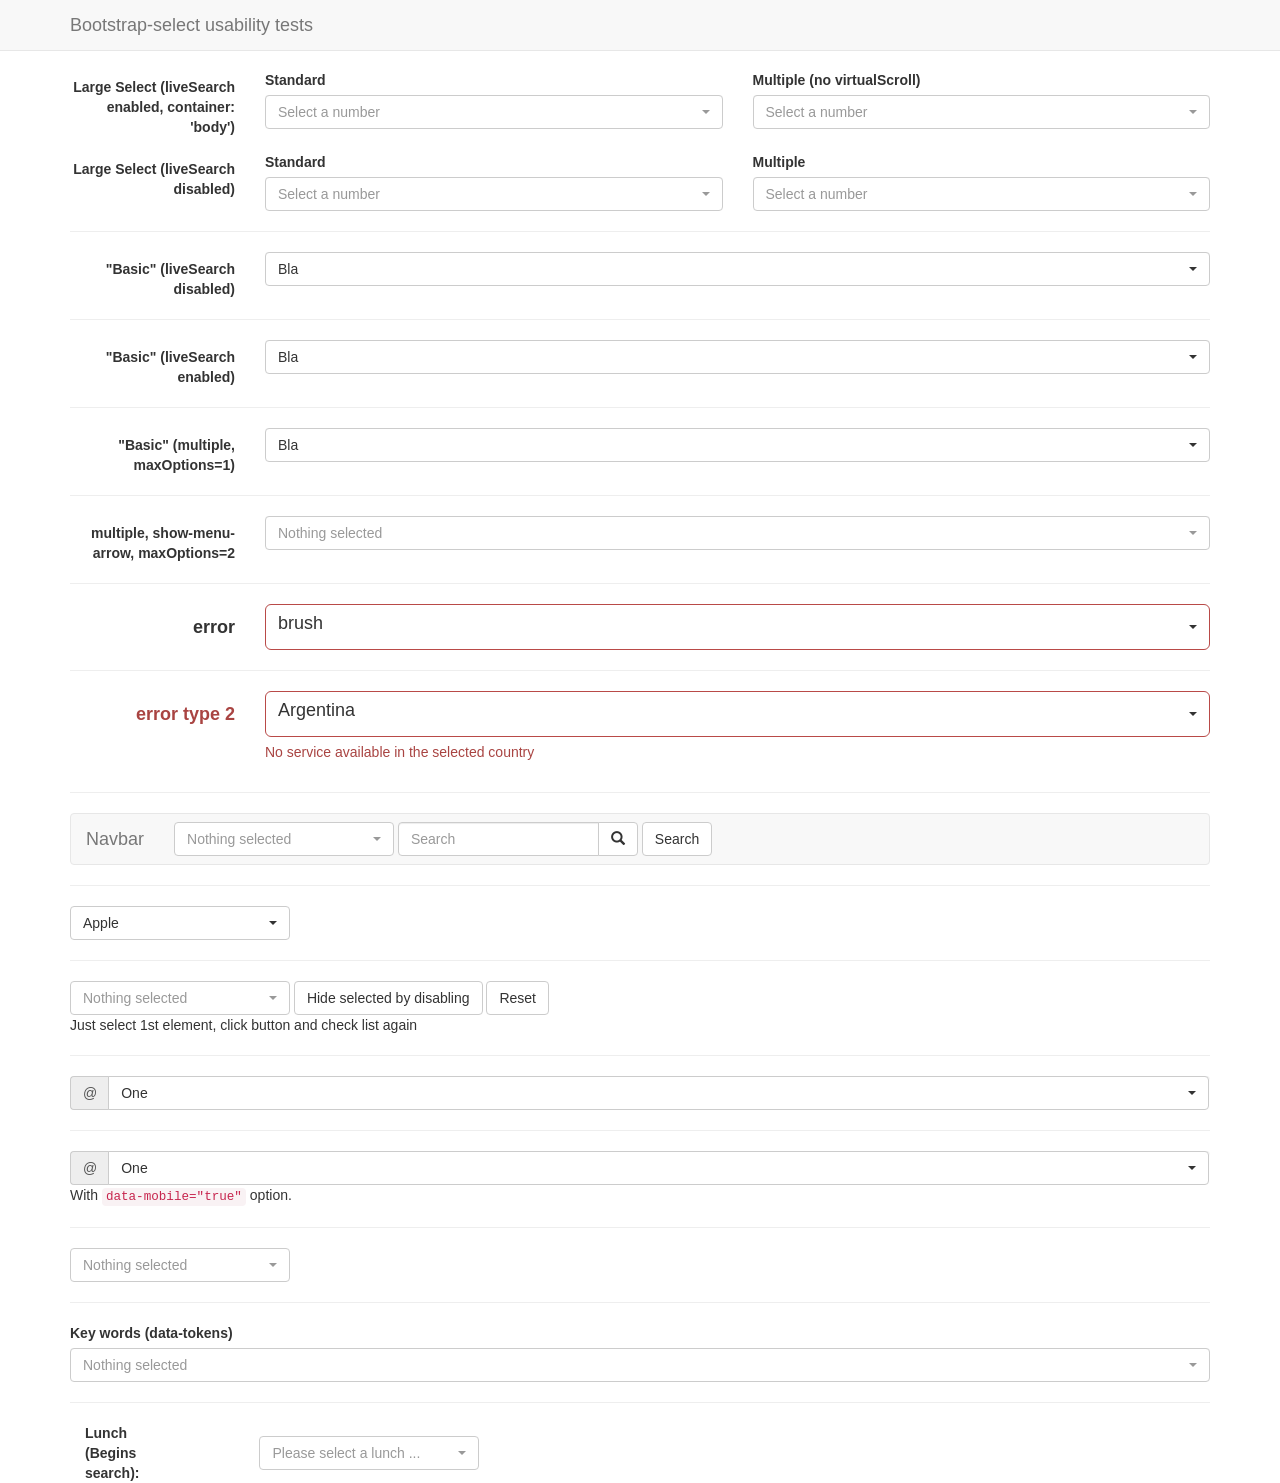
<file: bootstrap-select-1.13.9/tests/bootstrap3.html>
<!DOCTYPE html>
<html>
<head>
  <title>Bootstrap-select Tests (Bootstrap 3)</title>

  <meta charset="utf-8">

  <link rel="stylesheet" href="https://maxcdn.bootstrapcdn.com/bootstrap/3.3.7/css/bootstrap.min.css">
  <link rel="stylesheet" href="../dist/css/bootstrap-select.css">

  <style>
    body {
      padding-top: 70px;
    }
  </style>
</head>
<body>
<nav class="navbar navbar-default navbar-fixed-top" role="navigation">
  <div class="container">
    <div class="navbar-header">
      <a class="navbar-brand" href="#">Bootstrap-select usability tests</a>
    </div>
  </div>
</nav>

<div class="container">
  <form class="form-horizontal" role="form">
    <div class="form-group">
      <label for="basic" class="col-lg-2 control-label">Large Select (liveSearch enabled, container: 'body')</label>

      <div class="col-lg-5">
        <label>Standard</label>
        <select class="selectpicker form-control" id="number" data-container="body" data-live-search="true" title="Select a number" data-hide-disabled="true"></select>
      </div>

      <div class="col-lg-5">
        <label>Multiple (no virtualScroll)</label>
        <select multiple class="selectpicker form-control" id="number-multiple" data-container="body" data-live-search="true" title="Select a number" data-hide-disabled="true" data-actions-box="true" data-virtual-scroll="false"></select>
      </div>
    </div>
  </form>

  <form class="form-horizontal" role="form">
    <div class="form-group">
      <label for="basic" class="col-lg-2 control-label">Large Select (liveSearch disabled)</label>

      <div class="col-lg-5">
        <label>Standard</label>
        <select class="selectpicker form-control" id="number2" data-live-search="true" title="Select a number" data-hide-disabled="true"></select>
      </div>

      <div class="col-lg-5">
        <label>Multiple</label>
        <select class="selectpicker form-control" id="number2-multiple" data-live-search="true" title="Select a number" data-hide-disabled="true" data-actions-box="true" multiple></select>
      </div>
    </div>
  </form>

  <hr>

  <form class="form-horizontal" role="form">
    <div class="form-group">
      <label for="basic" class="col-lg-2 control-label">"Basic" (liveSearch disabled)</label>

      <div class="col-lg-10">
        <select id="basic" class="selectpicker show-tick form-control">
          <option>cow</option>
          <option data-subtext="option subtext">bull</option>
          <option data-divider="true"></option>
          <option class="get-class" disabled>ox</option>
          <optgroup label="test" data-subtext="optgroup subtext">
            <option>ASD</option>
            <option selected>Bla</option>
            <option>Ble</option>
          </optgroup>
        </select>
      </div>
    </div>
  </form>

  <hr>

  <form class="form-horizontal" role="form">
    <div class="form-group">
      <label for="basic" class="col-lg-2 control-label">"Basic" (liveSearch enabled)</label>

      <div class="col-lg-10">
        <select id="basic" class="selectpicker show-tick form-control" data-live-search="true">
          <option>cow</option>
          <option data-subtext="option subtext">bull</option>
          <option class="get-class" disabled>ox</option>
          <optgroup label="test" data-subtext="optgroup subtext">
            <option>ASD</option>
            <option selected>Bla</option>
            <option>Ble</option>
          </optgroup>
        </select>
      </div>
    </div>
  </form>

  <hr>
  <form class="form-horizontal" role="form">
    <div class="form-group">
      <label for="basic2" class="col-lg-2 control-label">"Basic" (multiple, maxOptions=1)</label>

      <div class="col-lg-10">
        <select id="basic2" class="show-tick form-control" multiple>
          <option>cow</option>
          <option>bull</option>
          <option class="get-class" disabled>ox</option>
          <optgroup label="test" data-subtext="another test">
            <option>ASD</option>
            <option selected>Bla</option>
            <option>Ble</option>
          </optgroup>
        </select>
      </div>
    </div>
  </form>

  <hr>
  <form class="form-horizontal" role="form">
    <div class="form-group">
      <label for="maxOption2" class="col-lg-2 control-label">multiple, show-menu-arrow, maxOptions=2</label>

      <div class="col-lg-10">
        <select id="maxOption2" class="selectpicker show-menu-arrow form-control" multiple data-max-options="2">
          <option>chicken</option>
          <option>turkey</option>
          <option disabled>duck</option>
          <option>goose</option>
        </select>
      </div>
    </div>
  </form>

  <hr>
  <form class="form-horizontal" role="form">
    <div class="form-group form-group-lg">
      <label for="error" class="col-lg-2 control-label">error</label>

      <div class="col-lg-10 error">
        <select id="error" class="selectpicker show-tick form-control">
          <option>pen</option>
          <option>pencil</option>
          <option selected>brush</option>
        </select>
      </div>
    </div>
  </form>

  <hr>
  <form class="form-horizontal" role="form">
    <div class="form-group has-error form-group-lg">
      <label class="control-label col-lg-2" for="country">error type 2</label>

      <div class="col-lg-10">
        <select id="country" name="country" class="form-control selectpicker">
          <option>Argentina</option>
          <option>United State</option>
          <option>Mexico</option>
        </select>

        <p class="help-block">No service available in the selected country</p>
      </div>
    </div>
  </form>

  <hr>
  <nav class="navbar navbar-default" role="navigation">
    <div class="container-fluid">
      <div class="navbar-header">
        <a class="navbar-brand" href="#">Navbar</a>
      </div>

      <form class="navbar-form navbar-left" role="search">
        <div class="form-group">
          <select class="selectpicker" multiple data-live-search="true" data-live-search-placeholder="Search" data-actions-box="true">
            <optgroup label="filter1">
              <option>option1</option>
              <option>option2</option>
              <option>option3</option>
              <option>option4</option>
            </optgroup>
            <optgroup label="filter2">
              <option>option1</option>
              <option>option2</option>
              <option>option3</option>
              <option>option4</option>
            </optgroup>
            <optgroup label="filter3">
              <option>option1</option>
              <option>option2</option>
              <option>option3</option>
              <option>option4</option>
            </optgroup>
          </select>
        </div>

        <div class="input-group">
          <input type="text" class="form-control" placeholder="Search" name="q">

          <div class="input-group-btn">
            <button class="btn btn-default" type="submit"><i class="glyphicon glyphicon-search"></i></button>
          </div>
        </div>
        <button type="submit" class="btn btn-default">Search</button>
      </form>

    </div>
    <!-- .container-fluid -->
  </nav>

  <hr>
  <select id="first-disabled" class="selectpicker" data-hide-disabled="true" data-live-search="true">
    <optgroup disabled="disabled" label="disabled">
      <option>Hidden</option>
    </optgroup>
    <optgroup label="Fruit">
      <option>Apple</option>
      <option>Orange</option>
    </optgroup>
    <optgroup label="Vegetable">
      <option>Corn</option>
      <option>Carrot</option>
    </optgroup>
  </select>

  <hr>
  <select id="first-disabled2" class="selectpicker" multiple data-hide-disabled="true" data-size="5">
    <option>Apple</option>
    <option>Banana</option>
    <option>Orange</option>
    <option>Pineapple</option>
    <option>Apple2</option>
    <option>Banana2</option>
    <option>Orange2</option>
    <option>Pineapple2</option>
    <option>Apple2</option>
    <option>Banana2</option>
    <option>Orange2</option>
    <option>Pineapple2</option>
  </select>
  <button id="special" class="btn btn-default">Hide selected by disabling</button>
  <button id="special2" class="btn btn-default">Reset</button>
  <p>Just select 1st element, click button and check list again</p>

  <hr>
  <div class="input-group">
    <span class="input-group-addon">@</span>
    <select class="form-control selectpicker">
      <option>One</option>
      <option>Two</option>
      <option>Three</option>
    </select>
  </div>

  <hr>
  <div class="input-group">
    <span class="input-group-addon">@</span>
    <select class="form-control selectpicker" data-mobile="true">
      <option>One</option>
      <option>Two</option>
      <option>Three</option>
    </select>
  </div>
  <p>With <code>data-mobile="true"</code> option.</p>

  <hr>
  <select id="done" class="selectpicker" multiple data-done-button="true">
    <option>Apple</option>
    <option>Banana</option>
    <option>Orange</option>
    <option>Pineapple</option>
    <option>Apple2</option>
    <option>Banana2</option>
    <option>Orange2</option>
    <option>Pineapple2</option>
    <option>Apple2</option>
    <option>Banana2</option>
    <option>Orange2</option>
    <option>Pineapple2</option>
  </select>

  <hr>

  <div class="form-group">
    <label for="tokens">Key words (data-tokens)</label>
    <select id="tokens" class="selectpicker form-control" multiple data-live-search="true">
      <option data-tokens="first">I actually am called "one"</option>
      <option data-tokens="second">And me "two"</option>
      <option data-tokens="last">I am "three"</option>
    </select>
  </div>

  <hr>
  <form class="form-inline">
    <div class="form-group">
      <label class="col-md-1 control-label" for="lunchBegins">Lunch (Begins search):</label>
    </div>
    <div class="form-group">
      <select id="lunchBegins" class="selectpicker" data-live-search="true" data-live-search-style="begins" title="Please select a lunch ...">
        <option>Hot Dog, Fries and a Soda</option>
        <option>Burger, Shake and a Smile</option>
        <option>Sugar, Spice and all things nice</option>
        <option>Baby Back Ribs</option>
        <option>A really really long option made to illustrate an issue with the live search in an inline form</option>
      </select>
    </div>
  </form>
</div>

<script src="https://ajax.googleapis.com/ajax/libs/jquery/1.11.3/jquery.min.js"></script>
<script src="https://maxcdn.bootstrapcdn.com/bootstrap/3.3.7/js/bootstrap.min.js"></script>
<script src="../dist/js/bootstrap-select.js"></script>

<script>
function createOptions(number) {
  var options = [], _options;

  for (var i = 0; i < number; i++) {
    var option = '<option value="' + i + '">Option ' + i + '</option>';
    options.push(option);
  }

  _options = options.join('');
  
  $('#number')[0].innerHTML = _options;
  $('#number-multiple')[0].innerHTML = _options;


  $('#number2')[0].innerHTML = _options;
  $('#number2-multiple')[0].innerHTML = _options;
}

var mySelect = $('#first-disabled2');

createOptions(4000);

$('#special').on('click', function () {
  mySelect.find('option:selected').prop('disabled', true);
  mySelect.selectpicker('refresh');
});

$('#special2').on('click', function () {
  mySelect.find('option:disabled').prop('disabled', false);
  mySelect.selectpicker('refresh');
});

$('#basic2').selectpicker({
  liveSearch: true,
  maxOptions: 1
});
</script>
</body>
</html>
</file>
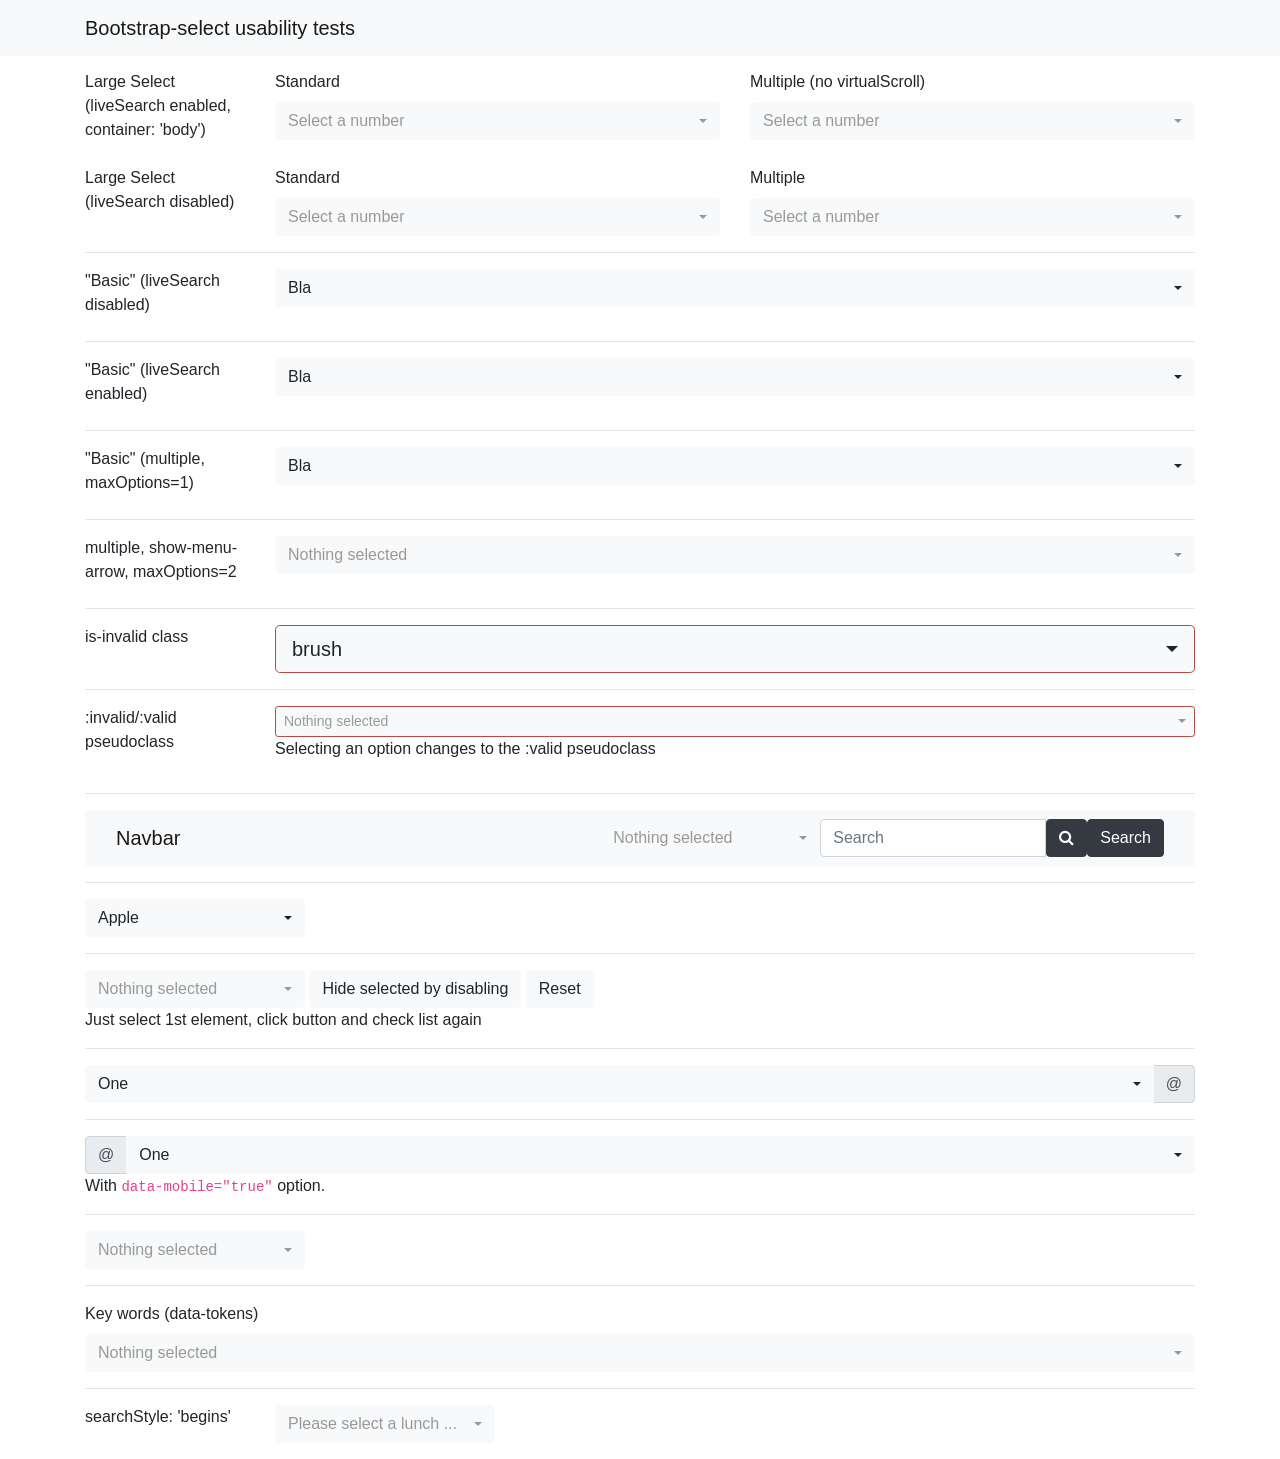
<file: bootstrap-select-1.13.9/tests/bootstrap4.html>
<!DOCTYPE html>
<html>
<head>
  <title>Bootstrap-select Tests (Bootstrap 4)</title>

  <meta charset="utf-8">
  <meta name="viewport" content="width=device-width, initial-scale=1, maximum-scale=1, user-scalable=no">

  <link rel="stylesheet" href="https://maxcdn.bootstrapcdn.com/bootstrap/4.1.0/css/bootstrap.min.css">
  <link rel="stylesheet" href="https://stackpath.bootstrapcdn.com/font-awesome/4.7.0/css/font-awesome.min.css">
  <link rel="stylesheet" href="../dist/css/bootstrap-select.css">

  <style>
    body {
      padding-top: 70px;
    }
  </style>
</head>
<body>
<nav class="navbar navbar-light bg-light fixed-top" role="navigation">
  <div class="container">
    <div class="navbar-header">
      <a class="navbar-brand" href="#">Bootstrap-select usability tests</a>
    </div>
  </div>
</nav>

<div class="container">
  <form role="form">
    <div class="form-group row">
      <label for="basic" class="col-lg-2 control-label">Large Select (liveSearch enabled, container: 'body')</label>

      <div class="col-lg-5">
        <label>Standard</label>
        <select class="selectpicker form-control" id="number" data-container="body" data-live-search="true" title="Select a number" data-hide-disabled="true"></select>
      </div>

      <div class="col-lg-5">
        <label>Multiple (no virtualScroll)</label>
        <select multiple class="selectpicker form-control" id="number-multiple" data-container="body" data-live-search="true" title="Select a number" data-hide-disabled="true" data-actions-box="true" data-virtual-scroll="false"></select>
      </div>
    </div>
  </form>

  <form role="form">
    <div class="form-group row">
      <label for="basic" class="col-lg-2 control-label">Large Select (liveSearch disabled)</label>

      <div class="col-lg-5">
        <label>Standard</label>
        <select class="selectpicker form-control" id="number2" title="Select a number" data-hide-disabled="true"></select>
      </div>

      <div class="col-lg-5">
        <label>Multiple</label>
        <select class="selectpicker form-control" id="number2-multiple" title="Select a number" data-hide-disabled="true" multiple data-actions-box="true"></select>
      </div>
    </div>
  </form>

  <hr>

  <form role="form">
    <div class="form-group row">
      <label for="basic" class="col-lg-2 control-label">"Basic" (liveSearch disabled)</label>

      <div class="col-lg-10">
        <select id="basic" class="selectpicker show-tick form-control">
          <option>cow</option>
          <option data-subtext="option subtext">bull</option>
          <option class="get-class" disabled>ox</option>
          <optgroup label="test" data-subtext="optgroup subtext">
            <option>ASD</option>
            <option selected>Bla</option>
            <option>Ble</option>
          </optgroup>
        </select>
      </div>
    </div>
  </form>

  <hr>

  <form role="form">
    <div class="form-group row">
      <label for="basic" class="col-lg-2 control-label">"Basic" (liveSearch enabled)</label>

      <div class="col-lg-10">
        <select id="basic" class="selectpicker show-tick form-control" data-live-search="true">
          <option>cow</option>
          <option data-subtext="option subtext">bull</option>
          <option class="get-class" disabled>ox</option>
          <optgroup label="test" data-subtext="optgroup subtext">
            <option>ASD</option>
            <option selected>Bla</option>
            <option>Ble</option>
          </optgroup>
        </select>
      </div>
    </div>
  </form>

  <hr>
  <form role="form">
    <div class="form-group row">
      <label for="basic2" class="col-lg-2 control-label">"Basic" (multiple, maxOptions=1)</label>

      <div class="col-lg-10">
        <select id="basic2" class="show-tick form-control" multiple>
          <option>cow</option>
          <option>bull</option>
          <option class="get-class" disabled>ox</option>
          <optgroup label="test" data-subtext="another test">
            <option>ASD</option>
            <option selected>Bla</option>
            <option>Ble</option>
          </optgroup>
        </select>
      </div>
    </div>
  </form>

  <hr>
  <form role="form">
    <div class="form-group row">
      <label for="maxOption2" class="col-lg-2 control-label">multiple, show-menu-arrow, maxOptions=2</label>

      <div class="col-lg-10">
        <select id="maxOption2" class="selectpicker show-menu-arrow form-control" multiple data-max-options="2">
          <option>chicken</option>
          <option>turkey</option>
          <option disabled>duck</option>
          <option>goose</option>
        </select>
      </div>
    </div>
  </form>

  <hr>
  <form role="form">
    <div class="form-group row">
      <label for="error" class="col-lg-2 control-label">is-invalid class</label>

      <div class="col-lg-10">
        <select id="error" class="selectpicker show-tick form-control is-invalid form-control-lg" required>
          <option>pen</option>
          <option>pencil</option>
          <option selected>brush</option>
        </select>
      </div>
    </div>
  </form>

  <hr>
  <form role="form" class="was-validated">
    <div class="form-group row">
      <label class="control-label col-lg-2" for="country">:invalid/:valid pseudoclass</label>

      <div class="col-lg-10">
        <select id="country" name="country" class="form-control selectpicker form-control-sm" required multiple>
          <option>Argentina</option>
          <option>United States</option>
          <option>Mexico</option>
        </select>

        <p class="help-block">Selecting an option changes to the :valid pseudoclass</p>
      </div>
    </div>
  </form>

  <hr>
  <nav class="navbar navbar-light bg-light" role="navigation">
    <div class="container">
      <a class="navbar-brand" href="#">Navbar</a>

      <form class="form-inline" role="search">
        <div class="form-group">
          <select class="selectpicker" multiple data-live-search="true" data-live-search-placeholder="Search" data-actions-box="true">
            <optgroup label="filter1">
              <option>option1</option>
              <option>option2</option>
              <option>option3</option>
              <option>option4</option>
            </optgroup>
            <optgroup label="filter2">
              <option>option1</option>
              <option>option2</option>
              <option>option3</option>
              <option>option4</option>
            </optgroup>
            <optgroup label="filter3">
              <option>option1</option>
              <option>option2</option>
              <option>option3</option>
              <option>option4</option>
            </optgroup>
          </select>
        </div>

        <div class="input-group">
          <input type="text" class="form-control" placeholder="Search" name="q">

          <div class="input-group-btn">
            <button class="btn btn-dark" type="submit"><i class="fa fa-search"></i></button>
          </div>
        </div>
        <button type="submit" class="btn btn-dark">Search</button>
      </form>

    </div>
    <!-- .container-fluid -->
  </nav>

  <hr>
  <select id="first-disabled" class="selectpicker" data-hide-disabled="true" data-live-search="true">
    <optgroup disabled="disabled" label="disabled">
      <option>Hidden</option>
    </optgroup>
    <optgroup label="Fruit">
      <option>Apple</option>
      <option>Orange</option>
    </optgroup>
    <optgroup label="Vegetable">
      <option>Corn</option>
      <option>Carrot</option>
    </optgroup>
  </select>

  <hr>
  <select id="first-disabled2" class="selectpicker" multiple data-hide-disabled="true" data-size="5">
    <option>Apple</option>
    <option>Banana</option>
    <option>Orange</option>
    <option>Pineapple</option>
    <option>Apple2</option>
    <option>Banana2</option>
    <option>Orange2</option>
    <option>Pineapple2</option>
    <option>Apple2</option>
    <option>Banana2</option>
    <option>Orange2</option>
    <option>Pineapple2</option>
  </select>
  <button id="special" class="btn btn-light">Hide selected by disabling</button>
  <button id="special2" class="btn btn-light">Reset</button>
  <p>Just select 1st element, click button and check list again</p>

  <hr>
  <div class="input-group">
    <select class="form-control selectpicker">
      <option>One</option>
      <option>Two</option>
      <option>Three</option>
    </select>
    <div class="input-group-append">
      <span class="input-group-text">@</span>
    </div>
  </div>

  <hr>
  <div class="input-group">
    <div class="input-group-prepend">
      <span class="input-group-text">@</span>
    </div>
    <select class="form-control selectpicker" data-mobile="true">
      <option>One</option>
      <option>Two</option>
      <option>Three</option>
    </select>
  </div>
  <p>With <code>data-mobile="true"</code> option.</p>

  <hr>
  <select id="done" class="selectpicker" multiple data-done-button="true">
    <option>Apple</option>
    <option>Banana</option>
    <option>Orange</option>
    <option>Pineapple</option>
    <option>Apple2</option>
    <option>Banana2</option>
    <option>Orange2</option>
    <option>Pineapple2</option>
    <option>Apple2</option>
    <option>Banana2</option>
    <option>Orange2</option>
    <option>Pineapple2</option>
  </select>

  <hr>

  <div class="form-group">
    <label for="tokens">Key words (data-tokens)</label>
    <select id="tokens" class="selectpicker form-control" multiple data-live-search="true">
      <option data-tokens="first">I actually am called "one"</option>
      <option data-tokens="second">And me "two"</option>
      <option data-tokens="last">I am "three"</option>
    </select>
  </div>

  <hr>
  <form>
    <div class="form-group row">
      <label class="col-lg-2 control-label" for="lunchBegins">searchStyle: 'begins'</label>
      <div class="col-lg-10">
        <select id="lunchBegins" class="selectpicker" data-live-search="true" data-live-search-style="begins" title="Please select a lunch ...">
          <option>Hot Dog, Fries and a Soda</option>
          <option>Burger, Shake and a Smile</option>
          <option>Sugar, Spice and all things nice</option>
          <option>Baby Back Ribs</option>
          <option>A really really long option made to illustrate an issue with the live search in an inline form</option>
        </select>
      </div>
    </div>
  </form>
</div>

<script src="https://ajax.googleapis.com/ajax/libs/jquery/3.2.1/jquery.min.js"></script>
<script src="https://maxcdn.bootstrapcdn.com/bootstrap/4.1.0/js/bootstrap.bundle.min.js"></script>
<script src="../dist/js/bootstrap-select.js"></script>

<script>
function createOptions(number) {
  var options = [], _options;

  for (var i = 0; i < number; i++) {
    var option = '<option value="' + i + '">Option ' + i + '</option>';
    options.push(option);
  }

  _options = options.join('');
  
  $('#number')[0].innerHTML = _options;
  $('#number-multiple')[0].innerHTML = _options;

  $('#number2')[0].innerHTML = _options;
  $('#number2-multiple')[0].innerHTML = _options;
}

var mySelect = $('#first-disabled2');

createOptions(4000);

$('#special').on('click', function () {
  mySelect.find('option:selected').prop('disabled', true);
  mySelect.selectpicker('refresh');
});

$('#special2').on('click', function () {
  mySelect.find('option:disabled').prop('disabled', false);
  mySelect.selectpicker('refresh');
});

$('#basic2').selectpicker({
  liveSearch: true,
  maxOptions: 1
});
</script>
</body>
</html>
</file>
<file: flag-icon-css-master/assets/docs.css>
body {
  font-weight: 300;
  -webkit-font-smoothing: antialiased;
}
h1,
h2,
h3,
h4,
h5,
h6 {
  font-weight: 300;
}
.flag-wrapper {
  width: 100%;
  display: inline-block;
  position: relative;
  box-shadow: 0 0 2px black;
  overflow: hidden;
  margin-bottom: 20px;
}
.flag-wrapper:after {
  padding-top: 75%;
  /* ratio */
  display: block;
  content: '';
}
.flag-wrapper .flag {
  position: absolute;
  top: 0;
  bottom: 0;
  right: 0;
  left: 0;
  width: 100%;
  height: 100%;
  background-size: cover;
}
.no-wrap {
  white-space: nowrap;
  margin-bottom: 8px;
  overflow: hidden;
}
.all-flags .flag-icon-background {
  cursor: pointer;
}
.jumbotron {
  position: relative;
  font-size: 16px;
  color: #fff;
  color: rgba(255, 255, 255, 0.75);
  text-align: center;
  border-radius: 0;
  padding-bottom: 80px;
  background: linear-gradient(to right, #0d6632, #f4c01a);
}
.jumbotron h1 {
  margin-bottom: 15px;
  font-weight: 300;
  letter-spacing: -1px;
  color: #fff;
}
.jumbotron iframe {
  width: 100px!important;
  height: 20px!important;
  border: none;
  overflow: hidden;
  margin: 2px;
}
.jumbotron p a,
.jumbotron .jumbotron-links a {
  font-weight: 500;
  color: #fff;
}
.jumbotron .jumbotron-links {
  margin-top: 15px;
  margin-bottom: 0;
  padding-left: 0;
  list-style: none;
  font-size: 14px;
}
.jumbotron .jumbotron-links li {
  display: inline;
}
.jumbotron .jumbotron-links li + li {
  margin-left: 20px;
}
.jumbotron .bottom {
  position: absolute;
  bottom: 0;
  left: 0;
  right: 0;
  padding: 18px;
  background-color: rgba(0, 0, 0, 0.2);
}
.btn-outline {
  margin-top: 15px;
  margin-bottom: 15px;
  padding: 18px 24px;
  font-size: inherit;
  font-weight: 500;
  color: #fff;
  /* redeclare to override the `.jumbotron a` */
  background-color: transparent;
  border-color: #fff;
  border-color: rgba(255, 255, 255, 0.5);
  transition: all 0.1s ease-in-out;
}
.btn-outline:hover,
.btn-outline:active {
  color: #0d6632;
  background-color: #fff;
  border-color: #fff;
}
.how-to {
  padding: 20px;
}
.how-to h2 {
  text-align: center;
}
.how-to li {
  font-size: 21px;
  line-height: 1.7;
  margin-top: 20px;
}
.how-to li p {
  font-size: 16px;
  color: #555;
}
.how-to code {
  font-size: 85%;
  word-wrap: break-word;
  white-space: normal;
}
footer {
  text-align: center;
  opacity: 0.8;
  padding: 50px;
  background: linear-gradient(to right, #f4c01a, #0d6632);
}
footer a {
  color: #fff;
}
footer a:hover {
  color: #fff;
}
.links {
  margin: 0;
  list-style: none;
  padding-left: 0;
}
.links li {
  display: inline;
  padding: 0 10px;
}
</file>
<file: flag-icon-css-master/css/flag-icon.css>
.flag-icon-background {
  background-size: contain;
  background-position: 50%;
  background-repeat: no-repeat;
}
.flag-icon {
  background-size: contain;
  background-position: 50%;
  background-repeat: no-repeat;
  position: relative;
  display: inline-block;
  width: 1.33333333em;
  line-height: 1em;
}
.flag-icon:before {
  content: "\00a0";
}
.flag-icon.flag-icon-squared {
  width: 1em;
}
.flag-icon-ad {
  background-image: url(../flags/4x3/ad.svg);
}
.flag-icon-ad.flag-icon-squared {
  background-image: url(../flags/1x1/ad.svg);
}
.flag-icon-ae {
  background-image: url(../flags/4x3/ae.svg);
}
.flag-icon-ae.flag-icon-squared {
  background-image: url(../flags/1x1/ae.svg);
}
.flag-icon-af {
  background-image: url(../flags/4x3/af.svg);
}
.flag-icon-af.flag-icon-squared {
  background-image: url(../flags/1x1/af.svg);
}
.flag-icon-ag {
  background-image: url(../flags/4x3/ag.svg);
}
.flag-icon-ag.flag-icon-squared {
  background-image: url(../flags/1x1/ag.svg);
}
.flag-icon-ai {
  background-image: url(../flags/4x3/ai.svg);
}
.flag-icon-ai.flag-icon-squared {
  background-image: url(../flags/1x1/ai.svg);
}
.flag-icon-al {
  background-image: url(../flags/4x3/al.svg);
}
.flag-icon-al.flag-icon-squared {
  background-image: url(../flags/1x1/al.svg);
}
.flag-icon-am {
  background-image: url(../flags/4x3/am.svg);
}
.flag-icon-am.flag-icon-squared {
  background-image: url(../flags/1x1/am.svg);
}
.flag-icon-ao {
  background-image: url(../flags/4x3/ao.svg);
}
.flag-icon-ao.flag-icon-squared {
  background-image: url(../flags/1x1/ao.svg);
}
.flag-icon-aq {
  background-image: url(../flags/4x3/aq.svg);
}
.flag-icon-aq.flag-icon-squared {
  background-image: url(../flags/1x1/aq.svg);
}
.flag-icon-ar {
  background-image: url(../flags/4x3/ar.svg);
}
.flag-icon-ar.flag-icon-squared {
  background-image: url(../flags/1x1/ar.svg);
}
.flag-icon-as {
  background-image: url(../flags/4x3/as.svg);
}
.flag-icon-as.flag-icon-squared {
  background-image: url(../flags/1x1/as.svg);
}
.flag-icon-at {
  background-image: url(../flags/4x3/at.svg);
}
.flag-icon-at.flag-icon-squared {
  background-image: url(../flags/1x1/at.svg);
}
.flag-icon-au {
  background-image: url(../flags/4x3/au.svg);
}
.flag-icon-au.flag-icon-squared {
  background-image: url(../flags/1x1/au.svg);
}
.flag-icon-aw {
  background-image: url(../flags/4x3/aw.svg);
}
.flag-icon-aw.flag-icon-squared {
  background-image: url(../flags/1x1/aw.svg);
}
.flag-icon-ax {
  background-image: url(../flags/4x3/ax.svg);
}
.flag-icon-ax.flag-icon-squared {
  background-image: url(../flags/1x1/ax.svg);
}
.flag-icon-az {
  background-image: url(../flags/4x3/az.svg);
}
.flag-icon-az.flag-icon-squared {
  background-image: url(../flags/1x1/az.svg);
}
.flag-icon-ba {
  background-image: url(../flags/4x3/ba.svg);
}
.flag-icon-ba.flag-icon-squared {
  background-image: url(../flags/1x1/ba.svg);
}
.flag-icon-bb {
  background-image: url(../flags/4x3/bb.svg);
}
.flag-icon-bb.flag-icon-squared {
  background-image: url(../flags/1x1/bb.svg);
}
.flag-icon-bd {
  background-image: url(../flags/4x3/bd.svg);
}
.flag-icon-bd.flag-icon-squared {
  background-image: url(../flags/1x1/bd.svg);
}
.flag-icon-be {
  background-image: url(../flags/4x3/be.svg);
}
.flag-icon-be.flag-icon-squared {
  background-image: url(../flags/1x1/be.svg);
}
.flag-icon-bf {
  background-image: url(../flags/4x3/bf.svg);
}
.flag-icon-bf.flag-icon-squared {
  background-image: url(../flags/1x1/bf.svg);
}
.flag-icon-bg {
  background-image: url(../flags/4x3/bg.svg);
}
.flag-icon-bg.flag-icon-squared {
  background-image: url(../flags/1x1/bg.svg);
}
.flag-icon-bh {
  background-image: url(../flags/4x3/bh.svg);
}
.flag-icon-bh.flag-icon-squared {
  background-image: url(../flags/1x1/bh.svg);
}
.flag-icon-bi {
  background-image: url(../flags/4x3/bi.svg);
}
.flag-icon-bi.flag-icon-squared {
  background-image: url(../flags/1x1/bi.svg);
}
.flag-icon-bj {
  background-image: url(../flags/4x3/bj.svg);
}
.flag-icon-bj.flag-icon-squared {
  background-image: url(../flags/1x1/bj.svg);
}
.flag-icon-bl {
  background-image: url(../flags/4x3/bl.svg);
}
.flag-icon-bl.flag-icon-squared {
  background-image: url(../flags/1x1/bl.svg);
}
.flag-icon-bm {
  background-image: url(../flags/4x3/bm.svg);
}
.flag-icon-bm.flag-icon-squared {
  background-image: url(../flags/1x1/bm.svg);
}
.flag-icon-bn {
  background-image: url(../flags/4x3/bn.svg);
}
.flag-icon-bn.flag-icon-squared {
  background-image: url(../flags/1x1/bn.svg);
}
.flag-icon-bo {
  background-image: url(../flags/4x3/bo.svg);
}
.flag-icon-bo.flag-icon-squared {
  background-image: url(../flags/1x1/bo.svg);
}
.flag-icon-bq {
  background-image: url(../flags/4x3/bq.svg);
}
.flag-icon-bq.flag-icon-squared {
  background-image: url(../flags/1x1/bq.svg);
}
.flag-icon-br {
  background-image: url(../flags/4x3/br.svg);
}
.flag-icon-br.flag-icon-squared {
  background-image: url(../flags/1x1/br.svg);
}
.flag-icon-bs {
  background-image: url(../flags/4x3/bs.svg);
}
.flag-icon-bs.flag-icon-squared {
  background-image: url(../flags/1x1/bs.svg);
}
.flag-icon-bt {
  background-image: url(../flags/4x3/bt.svg);
}
.flag-icon-bt.flag-icon-squared {
  background-image: url(../flags/1x1/bt.svg);
}
.flag-icon-bv {
  background-image: url(../flags/4x3/bv.svg);
}
.flag-icon-bv.flag-icon-squared {
  background-image: url(../flags/1x1/bv.svg);
}
.flag-icon-bw {
  background-image: url(../flags/4x3/bw.svg);
}
.flag-icon-bw.flag-icon-squared {
  background-image: url(../flags/1x1/bw.svg);
}
.flag-icon-by {
  background-image: url(../flags/4x3/by.svg);
}
.flag-icon-by.flag-icon-squared {
  background-image: url(../flags/1x1/by.svg);
}
.flag-icon-bz {
  background-image: url(../flags/4x3/bz.svg);
}
.flag-icon-bz.flag-icon-squared {
  background-image: url(../flags/1x1/bz.svg);
}
.flag-icon-ca {
  background-image: url(../flags/4x3/ca.svg);
}
.flag-icon-ca.flag-icon-squared {
  background-image: url(../flags/1x1/ca.svg);
}
.flag-icon-cc {
  background-image: url(../flags/4x3/cc.svg);
}
.flag-icon-cc.flag-icon-squared {
  background-image: url(../flags/1x1/cc.svg);
}
.flag-icon-cd {
  background-image: url(../flags/4x3/cd.svg);
}
.flag-icon-cd.flag-icon-squared {
  background-image: url(../flags/1x1/cd.svg);
}
.flag-icon-cf {
  background-image: url(../flags/4x3/cf.svg);
}
.flag-icon-cf.flag-icon-squared {
  background-image: url(../flags/1x1/cf.svg);
}
.flag-icon-cg {
  background-image: url(../flags/4x3/cg.svg);
}
.flag-icon-cg.flag-icon-squared {
  background-image: url(../flags/1x1/cg.svg);
}
.flag-icon-ch {
  background-image: url(../flags/4x3/ch.svg);
}
.flag-icon-ch.flag-icon-squared {
  background-image: url(../flags/1x1/ch.svg);
}
.flag-icon-ci {
  background-image: url(../flags/4x3/ci.svg);
}
.flag-icon-ci.flag-icon-squared {
  background-image: url(../flags/1x1/ci.svg);
}
.flag-icon-ck {
  background-image: url(../flags/4x3/ck.svg);
}
.flag-icon-ck.flag-icon-squared {
  background-image: url(../flags/1x1/ck.svg);
}
.flag-icon-cl {
  background-image: url(../flags/4x3/cl.svg);
}
.flag-icon-cl.flag-icon-squared {
  background-image: url(../flags/1x1/cl.svg);
}
.flag-icon-cm {
  background-image: url(../flags/4x3/cm.svg);
}
.flag-icon-cm.flag-icon-squared {
  background-image: url(../flags/1x1/cm.svg);
}
.flag-icon-cn {
  background-image: url(../flags/4x3/cn.svg);
}
.flag-icon-cn.flag-icon-squared {
  background-image: url(../flags/1x1/cn.svg);
}
.flag-icon-co {
  background-image: url(../flags/4x3/co.svg);
}
.flag-icon-co.flag-icon-squared {
  background-image: url(../flags/1x1/co.svg);
}
.flag-icon-cr {
  background-image: url(../flags/4x3/cr.svg);
}
.flag-icon-cr.flag-icon-squared {
  background-image: url(../flags/1x1/cr.svg);
}
.flag-icon-cu {
  background-image: url(../flags/4x3/cu.svg);
}
.flag-icon-cu.flag-icon-squared {
  background-image: url(../flags/1x1/cu.svg);
}
.flag-icon-cv {
  background-image: url(../flags/4x3/cv.svg);
}
.flag-icon-cv.flag-icon-squared {
  background-image: url(../flags/1x1/cv.svg);
}
.flag-icon-cw {
  background-image: url(../flags/4x3/cw.svg);
}
.flag-icon-cw.flag-icon-squared {
  background-image: url(../flags/1x1/cw.svg);
}
.flag-icon-cx {
  background-image: url(../flags/4x3/cx.svg);
}
.flag-icon-cx.flag-icon-squared {
  background-image: url(../flags/1x1/cx.svg);
}
.flag-icon-cy {
  background-image: url(../flags/4x3/cy.svg);
}
.flag-icon-cy.flag-icon-squared {
  background-image: url(../flags/1x1/cy.svg);
}
.flag-icon-cz {
  background-image: url(../flags/4x3/cz.svg);
}
.flag-icon-cz.flag-icon-squared {
  background-image: url(../flags/1x1/cz.svg);
}
.flag-icon-de {
  background-image: url(../flags/4x3/de.svg);
}
.flag-icon-de.flag-icon-squared {
  background-image: url(../flags/1x1/de.svg);
}
.flag-icon-dj {
  background-image: url(../flags/4x3/dj.svg);
}
.flag-icon-dj.flag-icon-squared {
  background-image: url(../flags/1x1/dj.svg);
}
.flag-icon-dk {
  background-image: url(../flags/4x3/dk.svg);
}
.flag-icon-dk.flag-icon-squared {
  background-image: url(../flags/1x1/dk.svg);
}
.flag-icon-dm {
  background-image: url(../flags/4x3/dm.svg);
}
.flag-icon-dm.flag-icon-squared {
  background-image: url(../flags/1x1/dm.svg);
}
.flag-icon-do {
  background-image: url(../flags/4x3/do.svg);
}
.flag-icon-do.flag-icon-squared {
  background-image: url(../flags/1x1/do.svg);
}
.flag-icon-dz {
  background-image: url(../flags/4x3/dz.svg);
}
.flag-icon-dz.flag-icon-squared {
  background-image: url(../flags/1x1/dz.svg);
}
.flag-icon-ec {
  background-image: url(../flags/4x3/ec.svg);
}
.flag-icon-ec.flag-icon-squared {
  background-image: url(../flags/1x1/ec.svg);
}
.flag-icon-ee {
  background-image: url(../flags/4x3/ee.svg);
}
.flag-icon-ee.flag-icon-squared {
  background-image: url(../flags/1x1/ee.svg);
}
.flag-icon-eg {
  background-image: url(../flags/4x3/eg.svg);
}
.flag-icon-eg.flag-icon-squared {
  background-image: url(../flags/1x1/eg.svg);
}
.flag-icon-eh {
  background-image: url(../flags/4x3/eh.svg);
}
.flag-icon-eh.flag-icon-squared {
  background-image: url(../flags/1x1/eh.svg);
}
.flag-icon-er {
  background-image: url(../flags/4x3/er.svg);
}
.flag-icon-er.flag-icon-squared {
  background-image: url(../flags/1x1/er.svg);
}
.flag-icon-es {
  background-image: url(../flags/4x3/es.svg);
}
.flag-icon-es.flag-icon-squared {
  background-image: url(../flags/1x1/es.svg);
}
.flag-icon-et {
  background-image: url(../flags/4x3/et.svg);
}
.flag-icon-et.flag-icon-squared {
  background-image: url(../flags/1x1/et.svg);
}
.flag-icon-fi {
  background-image: url(../flags/4x3/fi.svg);
}
.flag-icon-fi.flag-icon-squared {
  background-image: url(../flags/1x1/fi.svg);
}
.flag-icon-fj {
  background-image: url(../flags/4x3/fj.svg);
}
.flag-icon-fj.flag-icon-squared {
  background-image: url(../flags/1x1/fj.svg);
}
.flag-icon-fk {
  background-image: url(../flags/4x3/fk.svg);
}
.flag-icon-fk.flag-icon-squared {
  background-image: url(../flags/1x1/fk.svg);
}
.flag-icon-fm {
  background-image: url(../flags/4x3/fm.svg);
}
.flag-icon-fm.flag-icon-squared {
  background-image: url(../flags/1x1/fm.svg);
}
.flag-icon-fo {
  background-image: url(../flags/4x3/fo.svg);
}
.flag-icon-fo.flag-icon-squared {
  background-image: url(../flags/1x1/fo.svg);
}
.flag-icon-fr {
  background-image: url(../flags/4x3/fr.svg);
}
.flag-icon-fr.flag-icon-squared {
  background-image: url(../flags/1x1/fr.svg);
}
.flag-icon-ga {
  background-image: url(../flags/4x3/ga.svg);
}
.flag-icon-ga.flag-icon-squared {
  background-image: url(../flags/1x1/ga.svg);
}
.flag-icon-gb {
  background-image: url(../flags/4x3/gb.svg);
}
.flag-icon-gb.flag-icon-squared {
  background-image: url(../flags/1x1/gb.svg);
}
.flag-icon-gd {
  background-image: url(../flags/4x3/gd.svg);
}
.flag-icon-gd.flag-icon-squared {
  background-image: url(../flags/1x1/gd.svg);
}
.flag-icon-ge {
  background-image: url(../flags/4x3/ge.svg);
}
.flag-icon-ge.flag-icon-squared {
  background-image: url(../flags/1x1/ge.svg);
}
.flag-icon-gf {
  background-image: url(../flags/4x3/gf.svg);
}
.flag-icon-gf.flag-icon-squared {
  background-image: url(../flags/1x1/gf.svg);
}
.flag-icon-gg {
  background-image: url(../flags/4x3/gg.svg);
}
.flag-icon-gg.flag-icon-squared {
  background-image: url(../flags/1x1/gg.svg);
}
.flag-icon-gh {
  background-image: url(../flags/4x3/gh.svg);
}
.flag-icon-gh.flag-icon-squared {
  background-image: url(../flags/1x1/gh.svg);
}
.flag-icon-gi {
  background-image: url(../flags/4x3/gi.svg);
}
.flag-icon-gi.flag-icon-squared {
  background-image: url(../flags/1x1/gi.svg);
}
.flag-icon-gl {
  background-image: url(../flags/4x3/gl.svg);
}
.flag-icon-gl.flag-icon-squared {
  background-image: url(../flags/1x1/gl.svg);
}
.flag-icon-gm {
  background-image: url(../flags/4x3/gm.svg);
}
.flag-icon-gm.flag-icon-squared {
  background-image: url(../flags/1x1/gm.svg);
}
.flag-icon-gn {
  background-image: url(../flags/4x3/gn.svg);
}
.flag-icon-gn.flag-icon-squared {
  background-image: url(../flags/1x1/gn.svg);
}
.flag-icon-gp {
  background-image: url(../flags/4x3/gp.svg);
}
.flag-icon-gp.flag-icon-squared {
  background-image: url(../flags/1x1/gp.svg);
}
.flag-icon-gq {
  background-image: url(../flags/4x3/gq.svg);
}
.flag-icon-gq.flag-icon-squared {
  background-image: url(../flags/1x1/gq.svg);
}
.flag-icon-gr {
  background-image: url(../flags/4x3/gr.svg);
}
.flag-icon-gr.flag-icon-squared {
  background-image: url(../flags/1x1/gr.svg);
}
.flag-icon-gs {
  background-image: url(../flags/4x3/gs.svg);
}
.flag-icon-gs.flag-icon-squared {
  background-image: url(../flags/1x1/gs.svg);
}
.flag-icon-gt {
  background-image: url(../flags/4x3/gt.svg);
}
.flag-icon-gt.flag-icon-squared {
  background-image: url(../flags/1x1/gt.svg);
}
.flag-icon-gu {
  background-image: url(../flags/4x3/gu.svg);
}
.flag-icon-gu.flag-icon-squared {
  background-image: url(../flags/1x1/gu.svg);
}
.flag-icon-gw {
  background-image: url(../flags/4x3/gw.svg);
}
.flag-icon-gw.flag-icon-squared {
  background-image: url(../flags/1x1/gw.svg);
}
.flag-icon-gy {
  background-image: url(../flags/4x3/gy.svg);
}
.flag-icon-gy.flag-icon-squared {
  background-image: url(../flags/1x1/gy.svg);
}
.flag-icon-hk {
  background-image: url(../flags/4x3/hk.svg);
}
.flag-icon-hk.flag-icon-squared {
  background-image: url(../flags/1x1/hk.svg);
}
.flag-icon-hm {
  background-image: url(../flags/4x3/hm.svg);
}
.flag-icon-hm.flag-icon-squared {
  background-image: url(../flags/1x1/hm.svg);
}
.flag-icon-hn {
  background-image: url(../flags/4x3/hn.svg);
}
.flag-icon-hn.flag-icon-squared {
  background-image: url(../flags/1x1/hn.svg);
}
.flag-icon-hr {
  background-image: url(../flags/4x3/hr.svg);
}
.flag-icon-hr.flag-icon-squared {
  background-image: url(../flags/1x1/hr.svg);
}
.flag-icon-ht {
  background-image: url(../flags/4x3/ht.svg);
}
.flag-icon-ht.flag-icon-squared {
  background-image: url(../flags/1x1/ht.svg);
}
.flag-icon-hu {
  background-image: url(../flags/4x3/hu.svg);
}
.flag-icon-hu.flag-icon-squared {
  background-image: url(../flags/1x1/hu.svg);
}
.flag-icon-id {
  background-image: url(../flags/4x3/id.svg);
}
.flag-icon-id.flag-icon-squared {
  background-image: url(../flags/1x1/id.svg);
}
.flag-icon-ie {
  background-image: url(../flags/4x3/ie.svg);
}
.flag-icon-ie.flag-icon-squared {
  background-image: url(../flags/1x1/ie.svg);
}
.flag-icon-il {
  background-image: url(../flags/4x3/il.svg);
}
.flag-icon-il.flag-icon-squared {
  background-image: url(../flags/1x1/il.svg);
}
.flag-icon-im {
  background-image: url(../flags/4x3/im.svg);
}
.flag-icon-im.flag-icon-squared {
  background-image: url(../flags/1x1/im.svg);
}
.flag-icon-in {
  background-image: url(../flags/4x3/in.svg);
}
.flag-icon-in.flag-icon-squared {
  background-image: url(../flags/1x1/in.svg);
}
.flag-icon-io {
  background-image: url(../flags/4x3/io.svg);
}
.flag-icon-io.flag-icon-squared {
  background-image: url(../flags/1x1/io.svg);
}
.flag-icon-iq {
  background-image: url(../flags/4x3/iq.svg);
}
.flag-icon-iq.flag-icon-squared {
  background-image: url(../flags/1x1/iq.svg);
}
.flag-icon-ir {
  background-image: url(../flags/4x3/ir.svg);
}
.flag-icon-ir.flag-icon-squared {
  background-image: url(../flags/1x1/ir.svg);
}
.flag-icon-is {
  background-image: url(../flags/4x3/is.svg);
}
.flag-icon-is.flag-icon-squared {
  background-image: url(../flags/1x1/is.svg);
}
.flag-icon-it {
  background-image: url(../flags/4x3/it.svg);
}
.flag-icon-it.flag-icon-squared {
  background-image: url(../flags/1x1/it.svg);
}
.flag-icon-je {
  background-image: url(../flags/4x3/je.svg);
}
.flag-icon-je.flag-icon-squared {
  background-image: url(../flags/1x1/je.svg);
}
.flag-icon-jm {
  background-image: url(../flags/4x3/jm.svg);
}
.flag-icon-jm.flag-icon-squared {
  background-image: url(../flags/1x1/jm.svg);
}
.flag-icon-jo {
  background-image: url(../flags/4x3/jo.svg);
}
.flag-icon-jo.flag-icon-squared {
  background-image: url(../flags/1x1/jo.svg);
}
.flag-icon-jp {
  background-image: url(../flags/4x3/jp.svg);
}
.flag-icon-jp.flag-icon-squared {
  background-image: url(../flags/1x1/jp.svg);
}
.flag-icon-ke {
  background-image: url(../flags/4x3/ke.svg);
}
.flag-icon-ke.flag-icon-squared {
  background-image: url(../flags/1x1/ke.svg);
}
.flag-icon-kg {
  background-image: url(../flags/4x3/kg.svg);
}
.flag-icon-kg.flag-icon-squared {
  background-image: url(../flags/1x1/kg.svg);
}
.flag-icon-kh {
  background-image: url(../flags/4x3/kh.svg);
}
.flag-icon-kh.flag-icon-squared {
  background-image: url(../flags/1x1/kh.svg);
}
.flag-icon-ki {
  background-image: url(../flags/4x3/ki.svg);
}
.flag-icon-ki.flag-icon-squared {
  background-image: url(../flags/1x1/ki.svg);
}
.flag-icon-km {
  background-image: url(../flags/4x3/km.svg);
}
.flag-icon-km.flag-icon-squared {
  background-image: url(../flags/1x1/km.svg);
}
.flag-icon-kn {
  background-image: url(../flags/4x3/kn.svg);
}
.flag-icon-kn.flag-icon-squared {
  background-image: url(../flags/1x1/kn.svg);
}
.flag-icon-kp {
  background-image: url(../flags/4x3/kp.svg);
}
.flag-icon-kp.flag-icon-squared {
  background-image: url(../flags/1x1/kp.svg);
}
.flag-icon-kr {
  background-image: url(../flags/4x3/kr.svg);
}
.flag-icon-kr.flag-icon-squared {
  background-image: url(../flags/1x1/kr.svg);
}
.flag-icon-kw {
  background-image: url(../flags/4x3/kw.svg);
}
.flag-icon-kw.flag-icon-squared {
  background-image: url(../flags/1x1/kw.svg);
}
.flag-icon-ky {
  background-image: url(../flags/4x3/ky.svg);
}
.flag-icon-ky.flag-icon-squared {
  background-image: url(../flags/1x1/ky.svg);
}
.flag-icon-kz {
  background-image: url(../flags/4x3/kz.svg);
}
.flag-icon-kz.flag-icon-squared {
  background-image: url(../flags/1x1/kz.svg);
}
.flag-icon-la {
  background-image: url(../flags/4x3/la.svg);
}
.flag-icon-la.flag-icon-squared {
  background-image: url(../flags/1x1/la.svg);
}
.flag-icon-lb {
  background-image: url(../flags/4x3/lb.svg);
}
.flag-icon-lb.flag-icon-squared {
  background-image: url(../flags/1x1/lb.svg);
}
.flag-icon-lc {
  background-image: url(../flags/4x3/lc.svg);
}
.flag-icon-lc.flag-icon-squared {
  background-image: url(../flags/1x1/lc.svg);
}
.flag-icon-li {
  background-image: url(../flags/4x3/li.svg);
}
.flag-icon-li.flag-icon-squared {
  background-image: url(../flags/1x1/li.svg);
}
.flag-icon-lk {
  background-image: url(../flags/4x3/lk.svg);
}
.flag-icon-lk.flag-icon-squared {
  background-image: url(../flags/1x1/lk.svg);
}
.flag-icon-lr {
  background-image: url(../flags/4x3/lr.svg);
}
.flag-icon-lr.flag-icon-squared {
  background-image: url(../flags/1x1/lr.svg);
}
.flag-icon-ls {
  background-image: url(../flags/4x3/ls.svg);
}
.flag-icon-ls.flag-icon-squared {
  background-image: url(../flags/1x1/ls.svg);
}
.flag-icon-lt {
  background-image: url(../flags/4x3/lt.svg);
}
.flag-icon-lt.flag-icon-squared {
  background-image: url(../flags/1x1/lt.svg);
}
.flag-icon-lu {
  background-image: url(../flags/4x3/lu.svg);
}
.flag-icon-lu.flag-icon-squared {
  background-image: url(../flags/1x1/lu.svg);
}
.flag-icon-lv {
  background-image: url(../flags/4x3/lv.svg);
}
.flag-icon-lv.flag-icon-squared {
  background-image: url(../flags/1x1/lv.svg);
}
.flag-icon-ly {
  background-image: url(../flags/4x3/ly.svg);
}
.flag-icon-ly.flag-icon-squared {
  background-image: url(../flags/1x1/ly.svg);
}
.flag-icon-ma {
  background-image: url(../flags/4x3/ma.svg);
}
.flag-icon-ma.flag-icon-squared {
  background-image: url(../flags/1x1/ma.svg);
}
.flag-icon-mc {
  background-image: url(../flags/4x3/mc.svg);
}
.flag-icon-mc.flag-icon-squared {
  background-image: url(../flags/1x1/mc.svg);
}
.flag-icon-md {
  background-image: url(../flags/4x3/md.svg);
}
.flag-icon-md.flag-icon-squared {
  background-image: url(../flags/1x1/md.svg);
}
.flag-icon-me {
  background-image: url(../flags/4x3/me.svg);
}
.flag-icon-me.flag-icon-squared {
  background-image: url(../flags/1x1/me.svg);
}
.flag-icon-mf {
  background-image: url(../flags/4x3/mf.svg);
}
.flag-icon-mf.flag-icon-squared {
  background-image: url(../flags/1x1/mf.svg);
}
.flag-icon-mg {
  background-image: url(../flags/4x3/mg.svg);
}
.flag-icon-mg.flag-icon-squared {
  background-image: url(../flags/1x1/mg.svg);
}
.flag-icon-mh {
  background-image: url(../flags/4x3/mh.svg);
}
.flag-icon-mh.flag-icon-squared {
  background-image: url(../flags/1x1/mh.svg);
}
.flag-icon-mk {
  background-image: url(../flags/4x3/mk.svg);
}
.flag-icon-mk.flag-icon-squared {
  background-image: url(../flags/1x1/mk.svg);
}
.flag-icon-ml {
  background-image: url(../flags/4x3/ml.svg);
}
.flag-icon-ml.flag-icon-squared {
  background-image: url(../flags/1x1/ml.svg);
}
.flag-icon-mm {
  background-image: url(../flags/4x3/mm.svg);
}
.flag-icon-mm.flag-icon-squared {
  background-image: url(../flags/1x1/mm.svg);
}
.flag-icon-mn {
  background-image: url(../flags/4x3/mn.svg);
}
.flag-icon-mn.flag-icon-squared {
  background-image: url(../flags/1x1/mn.svg);
}
.flag-icon-mo {
  background-image: url(../flags/4x3/mo.svg);
}
.flag-icon-mo.flag-icon-squared {
  background-image: url(../flags/1x1/mo.svg);
}
.flag-icon-mp {
  background-image: url(../flags/4x3/mp.svg);
}
.flag-icon-mp.flag-icon-squared {
  background-image: url(../flags/1x1/mp.svg);
}
.flag-icon-mq {
  background-image: url(../flags/4x3/mq.svg);
}
.flag-icon-mq.flag-icon-squared {
  background-image: url(../flags/1x1/mq.svg);
}
.flag-icon-mr {
  background-image: url(../flags/4x3/mr.svg);
}
.flag-icon-mr.flag-icon-squared {
  background-image: url(../flags/1x1/mr.svg);
}
.flag-icon-ms {
  background-image: url(../flags/4x3/ms.svg);
}
.flag-icon-ms.flag-icon-squared {
  background-image: url(../flags/1x1/ms.svg);
}
.flag-icon-mt {
  background-image: url(../flags/4x3/mt.svg);
}
.flag-icon-mt.flag-icon-squared {
  background-image: url(../flags/1x1/mt.svg);
}
.flag-icon-mu {
  background-image: url(../flags/4x3/mu.svg);
}
.flag-icon-mu.flag-icon-squared {
  background-image: url(../flags/1x1/mu.svg);
}
.flag-icon-mv {
  background-image: url(../flags/4x3/mv.svg);
}
.flag-icon-mv.flag-icon-squared {
  background-image: url(../flags/1x1/mv.svg);
}
.flag-icon-mw {
  background-image: url(../flags/4x3/mw.svg);
}
.flag-icon-mw.flag-icon-squared {
  background-image: url(../flags/1x1/mw.svg);
}
.flag-icon-mx {
  background-image: url(../flags/4x3/mx.svg);
}
.flag-icon-mx.flag-icon-squared {
  background-image: url(../flags/1x1/mx.svg);
}
.flag-icon-my {
  background-image: url(../flags/4x3/my.svg);
}
.flag-icon-my.flag-icon-squared {
  background-image: url(../flags/1x1/my.svg);
}
.flag-icon-mz {
  background-image: url(../flags/4x3/mz.svg);
}
.flag-icon-mz.flag-icon-squared {
  background-image: url(../flags/1x1/mz.svg);
}
.flag-icon-na {
  background-image: url(../flags/4x3/na.svg);
}
.flag-icon-na.flag-icon-squared {
  background-image: url(../flags/1x1/na.svg);
}
.flag-icon-nc {
  background-image: url(../flags/4x3/nc.svg);
}
.flag-icon-nc.flag-icon-squared {
  background-image: url(../flags/1x1/nc.svg);
}
.flag-icon-ne {
  background-image: url(../flags/4x3/ne.svg);
}
.flag-icon-ne.flag-icon-squared {
  background-image: url(../flags/1x1/ne.svg);
}
.flag-icon-nf {
  background-image: url(../flags/4x3/nf.svg);
}
.flag-icon-nf.flag-icon-squared {
  background-image: url(../flags/1x1/nf.svg);
}
.flag-icon-ng {
  background-image: url(../flags/4x3/ng.svg);
}
.flag-icon-ng.flag-icon-squared {
  background-image: url(../flags/1x1/ng.svg);
}
.flag-icon-ni {
  background-image: url(../flags/4x3/ni.svg);
}
.flag-icon-ni.flag-icon-squared {
  background-image: url(../flags/1x1/ni.svg);
}
.flag-icon-nl {
  background-image: url(../flags/4x3/nl.svg);
}
.flag-icon-nl.flag-icon-squared {
  background-image: url(../flags/1x1/nl.svg);
}
.flag-icon-no {
  background-image: url(../flags/4x3/no.svg);
}
.flag-icon-no.flag-icon-squared {
  background-image: url(../flags/1x1/no.svg);
}
.flag-icon-np {
  background-image: url(../flags/4x3/np.svg);
}
.flag-icon-np.flag-icon-squared {
  background-image: url(../flags/1x1/np.svg);
}
.flag-icon-nr {
  background-image: url(../flags/4x3/nr.svg);
}
.flag-icon-nr.flag-icon-squared {
  background-image: url(../flags/1x1/nr.svg);
}
.flag-icon-nu {
  background-image: url(../flags/4x3/nu.svg);
}
.flag-icon-nu.flag-icon-squared {
  background-image: url(../flags/1x1/nu.svg);
}
.flag-icon-nz {
  background-image: url(../flags/4x3/nz.svg);
}
.flag-icon-nz.flag-icon-squared {
  background-image: url(../flags/1x1/nz.svg);
}
.flag-icon-om {
  background-image: url(../flags/4x3/om.svg);
}
.flag-icon-om.flag-icon-squared {
  background-image: url(../flags/1x1/om.svg);
}
.flag-icon-pa {
  background-image: url(../flags/4x3/pa.svg);
}
.flag-icon-pa.flag-icon-squared {
  background-image: url(../flags/1x1/pa.svg);
}
.flag-icon-pe {
  background-image: url(../flags/4x3/pe.svg);
}
.flag-icon-pe.flag-icon-squared {
  background-image: url(../flags/1x1/pe.svg);
}
.flag-icon-pf {
  background-image: url(../flags/4x3/pf.svg);
}
.flag-icon-pf.flag-icon-squared {
  background-image: url(../flags/1x1/pf.svg);
}
.flag-icon-pg {
  background-image: url(../flags/4x3/pg.svg);
}
.flag-icon-pg.flag-icon-squared {
  background-image: url(../flags/1x1/pg.svg);
}
.flag-icon-ph {
  background-image: url(../flags/4x3/ph.svg);
}
.flag-icon-ph.flag-icon-squared {
  background-image: url(../flags/1x1/ph.svg);
}
.flag-icon-pk {
  background-image: url(../flags/4x3/pk.svg);
}
.flag-icon-pk.flag-icon-squared {
  background-image: url(../flags/1x1/pk.svg);
}
.flag-icon-pl {
  background-image: url(../flags/4x3/pl.svg);
}
.flag-icon-pl.flag-icon-squared {
  background-image: url(../flags/1x1/pl.svg);
}
.flag-icon-pm {
  background-image: url(../flags/4x3/pm.svg);
}
.flag-icon-pm.flag-icon-squared {
  background-image: url(../flags/1x1/pm.svg);
}
.flag-icon-pn {
  background-image: url(../flags/4x3/pn.svg);
}
.flag-icon-pn.flag-icon-squared {
  background-image: url(../flags/1x1/pn.svg);
}
.flag-icon-pr {
  background-image: url(../flags/4x3/pr.svg);
}
.flag-icon-pr.flag-icon-squared {
  background-image: url(../flags/1x1/pr.svg);
}
.flag-icon-ps {
  background-image: url(../flags/4x3/ps.svg);
}
.flag-icon-ps.flag-icon-squared {
  background-image: url(../flags/1x1/ps.svg);
}
.flag-icon-pt {
  background-image: url(../flags/4x3/pt.svg);
}
.flag-icon-pt.flag-icon-squared {
  background-image: url(../flags/1x1/pt.svg);
}
.flag-icon-pw {
  background-image: url(../flags/4x3/pw.svg);
}
.flag-icon-pw.flag-icon-squared {
  background-image: url(../flags/1x1/pw.svg);
}
.flag-icon-py {
  background-image: url(../flags/4x3/py.svg);
}
.flag-icon-py.flag-icon-squared {
  background-image: url(../flags/1x1/py.svg);
}
.flag-icon-qa {
  background-image: url(../flags/4x3/qa.svg);
}
.flag-icon-qa.flag-icon-squared {
  background-image: url(../flags/1x1/qa.svg);
}
.flag-icon-re {
  background-image: url(../flags/4x3/re.svg);
}
.flag-icon-re.flag-icon-squared {
  background-image: url(../flags/1x1/re.svg);
}
.flag-icon-ro {
  background-image: url(../flags/4x3/ro.svg);
}
.flag-icon-ro.flag-icon-squared {
  background-image: url(../flags/1x1/ro.svg);
}
.flag-icon-rs {
  background-image: url(../flags/4x3/rs.svg);
}
.flag-icon-rs.flag-icon-squared {
  background-image: url(../flags/1x1/rs.svg);
}
.flag-icon-ru {
  background-image: url(../flags/4x3/ru.svg);
}
.flag-icon-ru.flag-icon-squared {
  background-image: url(../flags/1x1/ru.svg);
}
.flag-icon-rw {
  background-image: url(../flags/4x3/rw.svg);
}
.flag-icon-rw.flag-icon-squared {
  background-image: url(../flags/1x1/rw.svg);
}
.flag-icon-sa {
  background-image: url(../flags/4x3/sa.svg);
}
.flag-icon-sa.flag-icon-squared {
  background-image: url(../flags/1x1/sa.svg);
}
.flag-icon-sb {
  background-image: url(../flags/4x3/sb.svg);
}
.flag-icon-sb.flag-icon-squared {
  background-image: url(../flags/1x1/sb.svg);
}
.flag-icon-sc {
  background-image: url(../flags/4x3/sc.svg);
}
.flag-icon-sc.flag-icon-squared {
  background-image: url(../flags/1x1/sc.svg);
}
.flag-icon-sd {
  background-image: url(../flags/4x3/sd.svg);
}
.flag-icon-sd.flag-icon-squared {
  background-image: url(../flags/1x1/sd.svg);
}
.flag-icon-se {
  background-image: url(../flags/4x3/se.svg);
}
.flag-icon-se.flag-icon-squared {
  background-image: url(../flags/1x1/se.svg);
}
.flag-icon-sg {
  background-image: url(../flags/4x3/sg.svg);
}
.flag-icon-sg.flag-icon-squared {
  background-image: url(../flags/1x1/sg.svg);
}
.flag-icon-sh {
  background-image: url(../flags/4x3/sh.svg);
}
.flag-icon-sh.flag-icon-squared {
  background-image: url(../flags/1x1/sh.svg);
}
.flag-icon-si {
  background-image: url(../flags/4x3/si.svg);
}
.flag-icon-si.flag-icon-squared {
  background-image: url(../flags/1x1/si.svg);
}
.flag-icon-sj {
  background-image: url(../flags/4x3/sj.svg);
}
.flag-icon-sj.flag-icon-squared {
  background-image: url(../flags/1x1/sj.svg);
}
.flag-icon-sk {
  background-image: url(../flags/4x3/sk.svg);
}
.flag-icon-sk.flag-icon-squared {
  background-image: url(../flags/1x1/sk.svg);
}
.flag-icon-sl {
  background-image: url(../flags/4x3/sl.svg);
}
.flag-icon-sl.flag-icon-squared {
  background-image: url(../flags/1x1/sl.svg);
}
.flag-icon-sm {
  background-image: url(../flags/4x3/sm.svg);
}
.flag-icon-sm.flag-icon-squared {
  background-image: url(../flags/1x1/sm.svg);
}
.flag-icon-sn {
  background-image: url(../flags/4x3/sn.svg);
}
.flag-icon-sn.flag-icon-squared {
  background-image: url(../flags/1x1/sn.svg);
}
.flag-icon-so {
  background-image: url(../flags/4x3/so.svg);
}
.flag-icon-so.flag-icon-squared {
  background-image: url(../flags/1x1/so.svg);
}
.flag-icon-sr {
  background-image: url(../flags/4x3/sr.svg);
}
.flag-icon-sr.flag-icon-squared {
  background-image: url(../flags/1x1/sr.svg);
}
.flag-icon-ss {
  background-image: url(../flags/4x3/ss.svg);
}
.flag-icon-ss.flag-icon-squared {
  background-image: url(../flags/1x1/ss.svg);
}
.flag-icon-st {
  background-image: url(../flags/4x3/st.svg);
}
.flag-icon-st.flag-icon-squared {
  background-image: url(../flags/1x1/st.svg);
}
.flag-icon-sv {
  background-image: url(../flags/4x3/sv.svg);
}
.flag-icon-sv.flag-icon-squared {
  background-image: url(../flags/1x1/sv.svg);
}
.flag-icon-sx {
  background-image: url(../flags/4x3/sx.svg);
}
.flag-icon-sx.flag-icon-squared {
  background-image: url(../flags/1x1/sx.svg);
}
.flag-icon-sy {
  background-image: url(../flags/4x3/sy.svg);
}
.flag-icon-sy.flag-icon-squared {
  background-image: url(../flags/1x1/sy.svg);
}
.flag-icon-sz {
  background-image: url(../flags/4x3/sz.svg);
}
.flag-icon-sz.flag-icon-squared {
  background-image: url(../flags/1x1/sz.svg);
}
.flag-icon-tc {
  background-image: url(../flags/4x3/tc.svg);
}
.flag-icon-tc.flag-icon-squared {
  background-image: url(../flags/1x1/tc.svg);
}
.flag-icon-td {
  background-image: url(../flags/4x3/td.svg);
}
.flag-icon-td.flag-icon-squared {
  background-image: url(../flags/1x1/td.svg);
}
.flag-icon-tf {
  background-image: url(../flags/4x3/tf.svg);
}
.flag-icon-tf.flag-icon-squared {
  background-image: url(../flags/1x1/tf.svg);
}
.flag-icon-tg {
  background-image: url(../flags/4x3/tg.svg);
}
.flag-icon-tg.flag-icon-squared {
  background-image: url(../flags/1x1/tg.svg);
}
.flag-icon-th {
  background-image: url(../flags/4x3/th.svg);
}
.flag-icon-th.flag-icon-squared {
  background-image: url(../flags/1x1/th.svg);
}
.flag-icon-tj {
  background-image: url(../flags/4x3/tj.svg);
}
.flag-icon-tj.flag-icon-squared {
  background-image: url(../flags/1x1/tj.svg);
}
.flag-icon-tk {
  background-image: url(../flags/4x3/tk.svg);
}
.flag-icon-tk.flag-icon-squared {
  background-image: url(../flags/1x1/tk.svg);
}
.flag-icon-tl {
  background-image: url(../flags/4x3/tl.svg);
}
.flag-icon-tl.flag-icon-squared {
  background-image: url(../flags/1x1/tl.svg);
}
.flag-icon-tm {
  background-image: url(../flags/4x3/tm.svg);
}
.flag-icon-tm.flag-icon-squared {
  background-image: url(../flags/1x1/tm.svg);
}
.flag-icon-tn {
  background-image: url(../flags/4x3/tn.svg);
}
.flag-icon-tn.flag-icon-squared {
  background-image: url(../flags/1x1/tn.svg);
}
.flag-icon-to {
  background-image: url(../flags/4x3/to.svg);
}
.flag-icon-to.flag-icon-squared {
  background-image: url(../flags/1x1/to.svg);
}
.flag-icon-tr {
  background-image: url(../flags/4x3/tr.svg);
}
.flag-icon-tr.flag-icon-squared {
  background-image: url(../flags/1x1/tr.svg);
}
.flag-icon-tt {
  background-image: url(../flags/4x3/tt.svg);
}
.flag-icon-tt.flag-icon-squared {
  background-image: url(../flags/1x1/tt.svg);
}
.flag-icon-tv {
  background-image: url(../flags/4x3/tv.svg);
}
.flag-icon-tv.flag-icon-squared {
  background-image: url(../flags/1x1/tv.svg);
}
.flag-icon-tw {
  background-image: url(../flags/4x3/tw.svg);
}
.flag-icon-tw.flag-icon-squared {
  background-image: url(../flags/1x1/tw.svg);
}
.flag-icon-tz {
  background-image: url(../flags/4x3/tz.svg);
}
.flag-icon-tz.flag-icon-squared {
  background-image: url(../flags/1x1/tz.svg);
}
.flag-icon-ua {
  background-image: url(../flags/4x3/ua.svg);
}
.flag-icon-ua.flag-icon-squared {
  background-image: url(../flags/1x1/ua.svg);
}
.flag-icon-ug {
  background-image: url(../flags/4x3/ug.svg);
}
.flag-icon-ug.flag-icon-squared {
  background-image: url(../flags/1x1/ug.svg);
}
.flag-icon-um {
  background-image: url(../flags/4x3/um.svg);
}
.flag-icon-um.flag-icon-squared {
  background-image: url(../flags/1x1/um.svg);
}
.flag-icon-us {
  background-image: url(../flags/4x3/us.svg);
}
.flag-icon-us.flag-icon-squared {
  background-image: url(../flags/1x1/us.svg);
}
.flag-icon-uy {
  background-image: url(../flags/4x3/uy.svg);
}
.flag-icon-uy.flag-icon-squared {
  background-image: url(../flags/1x1/uy.svg);
}
.flag-icon-uz {
  background-image: url(../flags/4x3/uz.svg);
}
.flag-icon-uz.flag-icon-squared {
  background-image: url(../flags/1x1/uz.svg);
}
.flag-icon-va {
  background-image: url(../flags/4x3/va.svg);
}
.flag-icon-va.flag-icon-squared {
  background-image: url(../flags/1x1/va.svg);
}
.flag-icon-vc {
  background-image: url(../flags/4x3/vc.svg);
}
.flag-icon-vc.flag-icon-squared {
  background-image: url(../flags/1x1/vc.svg);
}
.flag-icon-ve {
  background-image: url(../flags/4x3/ve.svg);
}
.flag-icon-ve.flag-icon-squared {
  background-image: url(../flags/1x1/ve.svg);
}
.flag-icon-vg {
  background-image: url(../flags/4x3/vg.svg);
}
.flag-icon-vg.flag-icon-squared {
  background-image: url(../flags/1x1/vg.svg);
}
.flag-icon-vi {
  background-image: url(../flags/4x3/vi.svg);
}
.flag-icon-vi.flag-icon-squared {
  background-image: url(../flags/1x1/vi.svg);
}
.flag-icon-vn {
  background-image: url(../flags/4x3/vn.svg);
}
.flag-icon-vn.flag-icon-squared {
  background-image: url(../flags/1x1/vn.svg);
}
.flag-icon-vu {
  background-image: url(../flags/4x3/vu.svg);
}
.flag-icon-vu.flag-icon-squared {
  background-image: url(../flags/1x1/vu.svg);
}
.flag-icon-wf {
  background-image: url(../flags/4x3/wf.svg);
}
.flag-icon-wf.flag-icon-squared {
  background-image: url(../flags/1x1/wf.svg);
}
.flag-icon-ws {
  background-image: url(../flags/4x3/ws.svg);
}
.flag-icon-ws.flag-icon-squared {
  background-image: url(../flags/1x1/ws.svg);
}
.flag-icon-ye {
  background-image: url(../flags/4x3/ye.svg);
}
.flag-icon-ye.flag-icon-squared {
  background-image: url(../flags/1x1/ye.svg);
}
.flag-icon-yt {
  background-image: url(../flags/4x3/yt.svg);
}
.flag-icon-yt.flag-icon-squared {
  background-image: url(../flags/1x1/yt.svg);
}
.flag-icon-za {
  background-image: url(../flags/4x3/za.svg);
}
.flag-icon-za.flag-icon-squared {
  background-image: url(../flags/1x1/za.svg);
}
.flag-icon-zm {
  background-image: url(../flags/4x3/zm.svg);
}
.flag-icon-zm.flag-icon-squared {
  background-image: url(../flags/1x1/zm.svg);
}
.flag-icon-zw {
  background-image: url(../flags/4x3/zw.svg);
}
.flag-icon-zw.flag-icon-squared {
  background-image: url(../flags/1x1/zw.svg);
}
.flag-icon-es-ct {
  background-image: url(../flags/4x3/es-ct.svg);
}
.flag-icon-es-ct.flag-icon-squared {
  background-image: url(../flags/1x1/es-ct.svg);
}
.flag-icon-eu {
  background-image: url(../flags/4x3/eu.svg);
}
.flag-icon-eu.flag-icon-squared {
  background-image: url(../flags/1x1/eu.svg);
}
.flag-icon-gb-eng {
  background-image: url(../flags/4x3/gb-eng.svg);
}
.flag-icon-gb-eng.flag-icon-squared {
  background-image: url(../flags/1x1/gb-eng.svg);
}
.flag-icon-gb-nir {
  background-image: url(../flags/4x3/gb-nir.svg);
}
.flag-icon-gb-nir.flag-icon-squared {
  background-image: url(../flags/1x1/gb-nir.svg);
}
.flag-icon-gb-sct {
  background-image: url(../flags/4x3/gb-sct.svg);
}
.flag-icon-gb-sct.flag-icon-squared {
  background-image: url(../flags/1x1/gb-sct.svg);
}
.flag-icon-gb-wls {
  background-image: url(../flags/4x3/gb-wls.svg);
}
.flag-icon-gb-wls.flag-icon-squared {
  background-image: url(../flags/1x1/gb-wls.svg);
}
.flag-icon-un {
  background-image: url(../flags/4x3/un.svg);
}
.flag-icon-un.flag-icon-squared {
  background-image: url(../flags/1x1/un.svg);
}
.flag-icon-xk {
  background-image: url(../flags/4x3/xk.svg);
}
.flag-icon-xk.flag-icon-squared {
  background-image: url(../flags/1x1/xk.svg);
}
</file>
